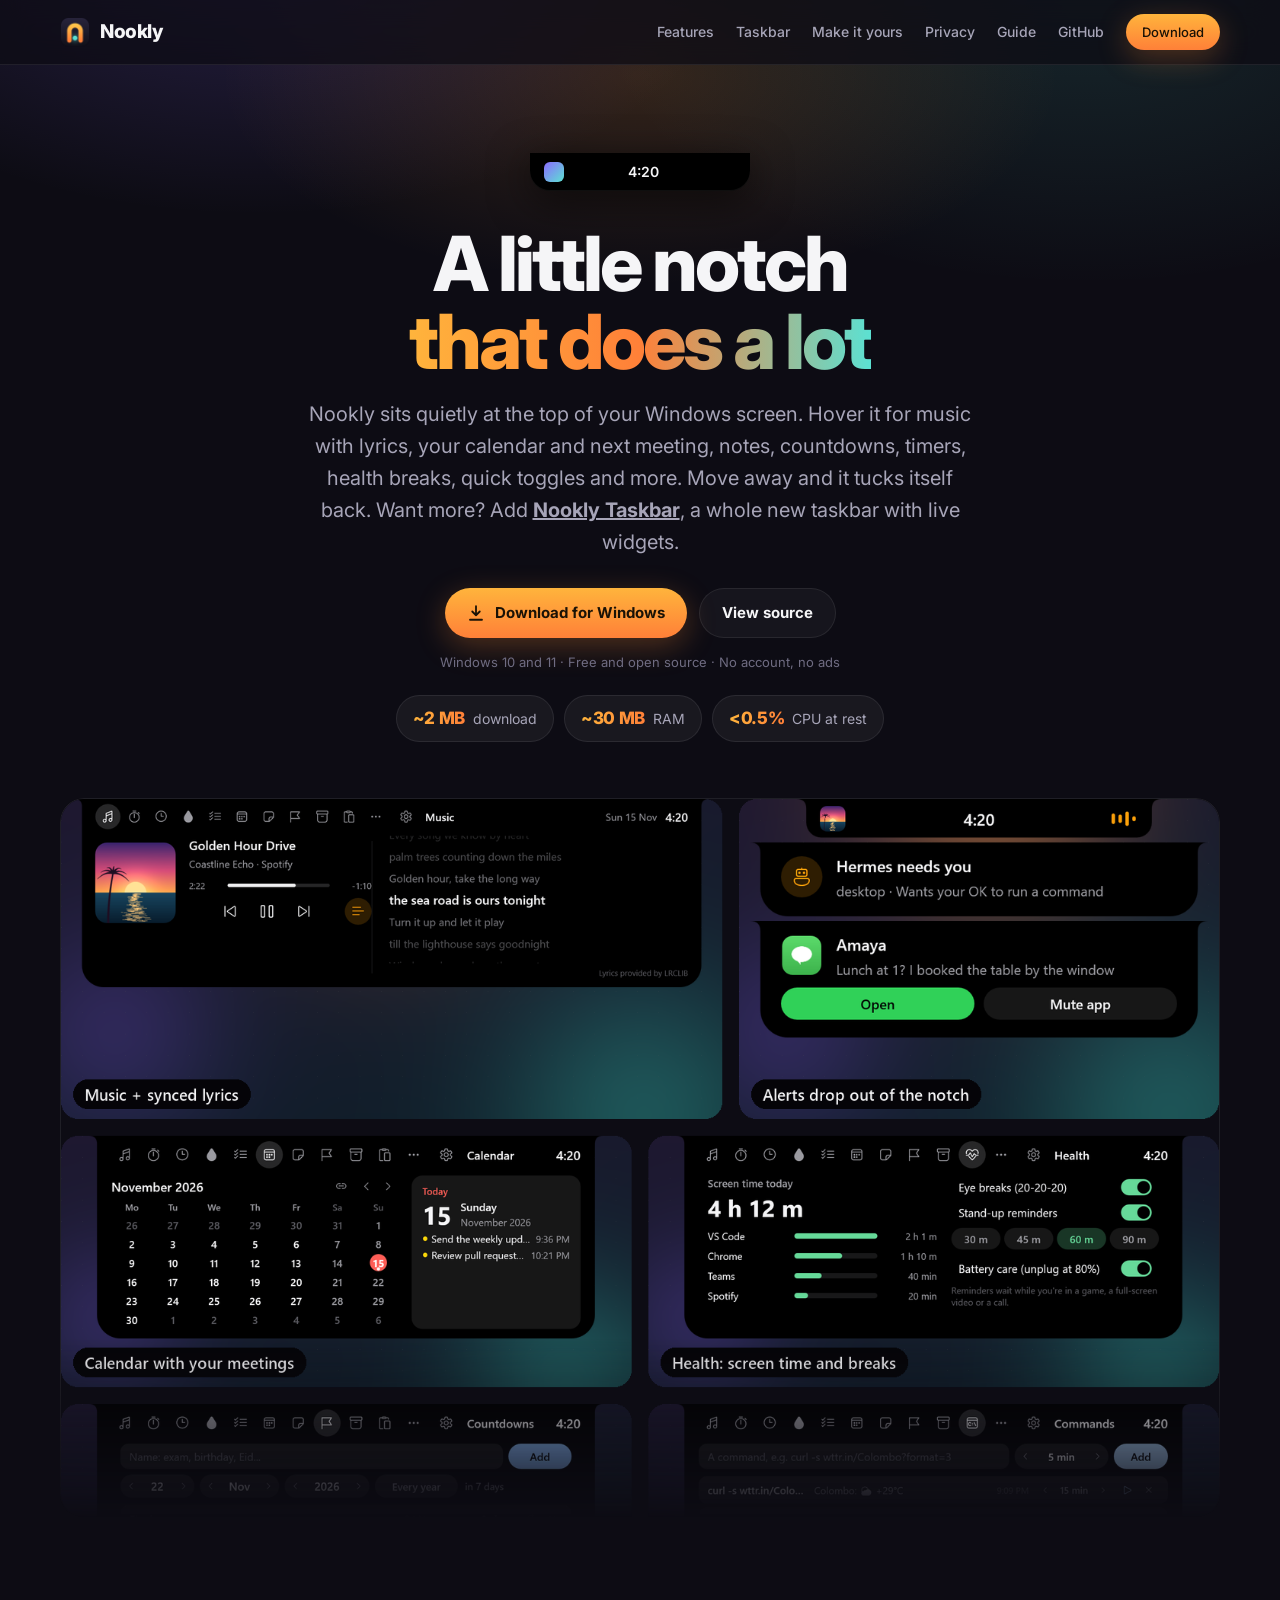
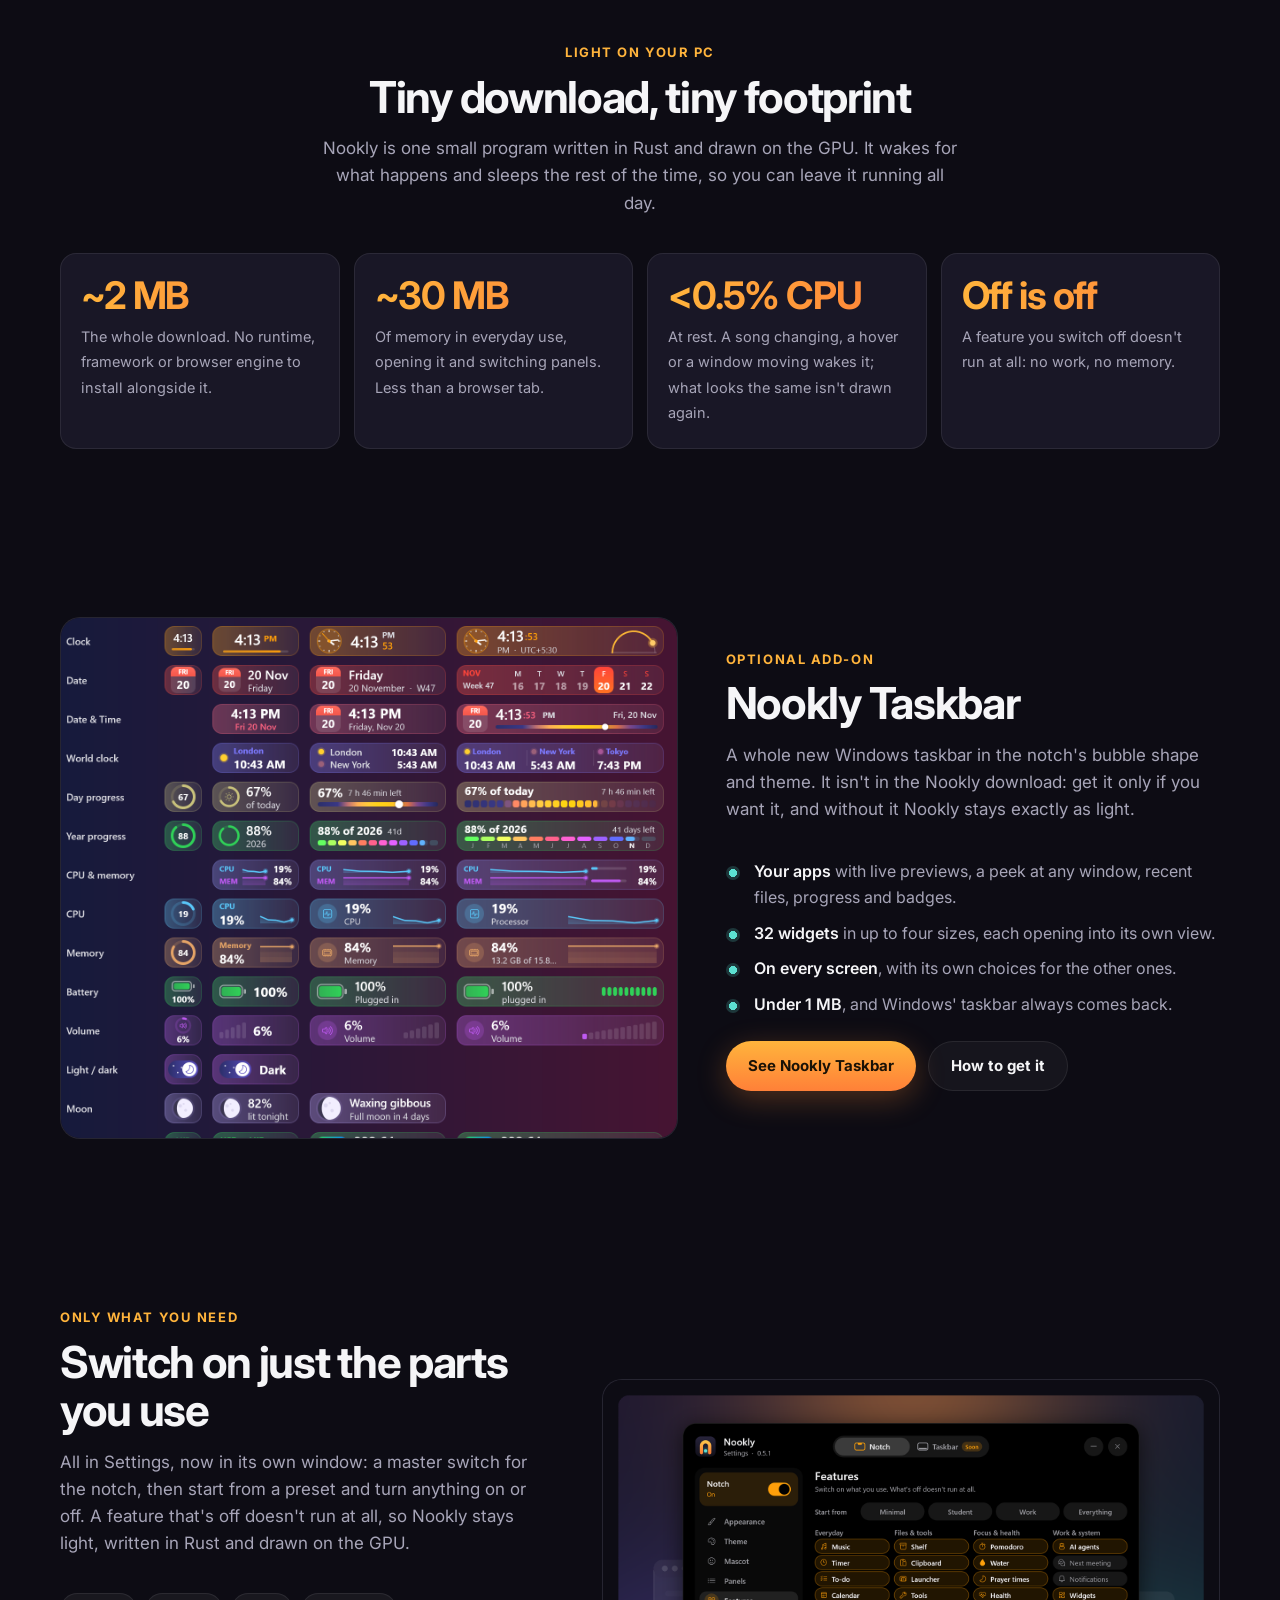
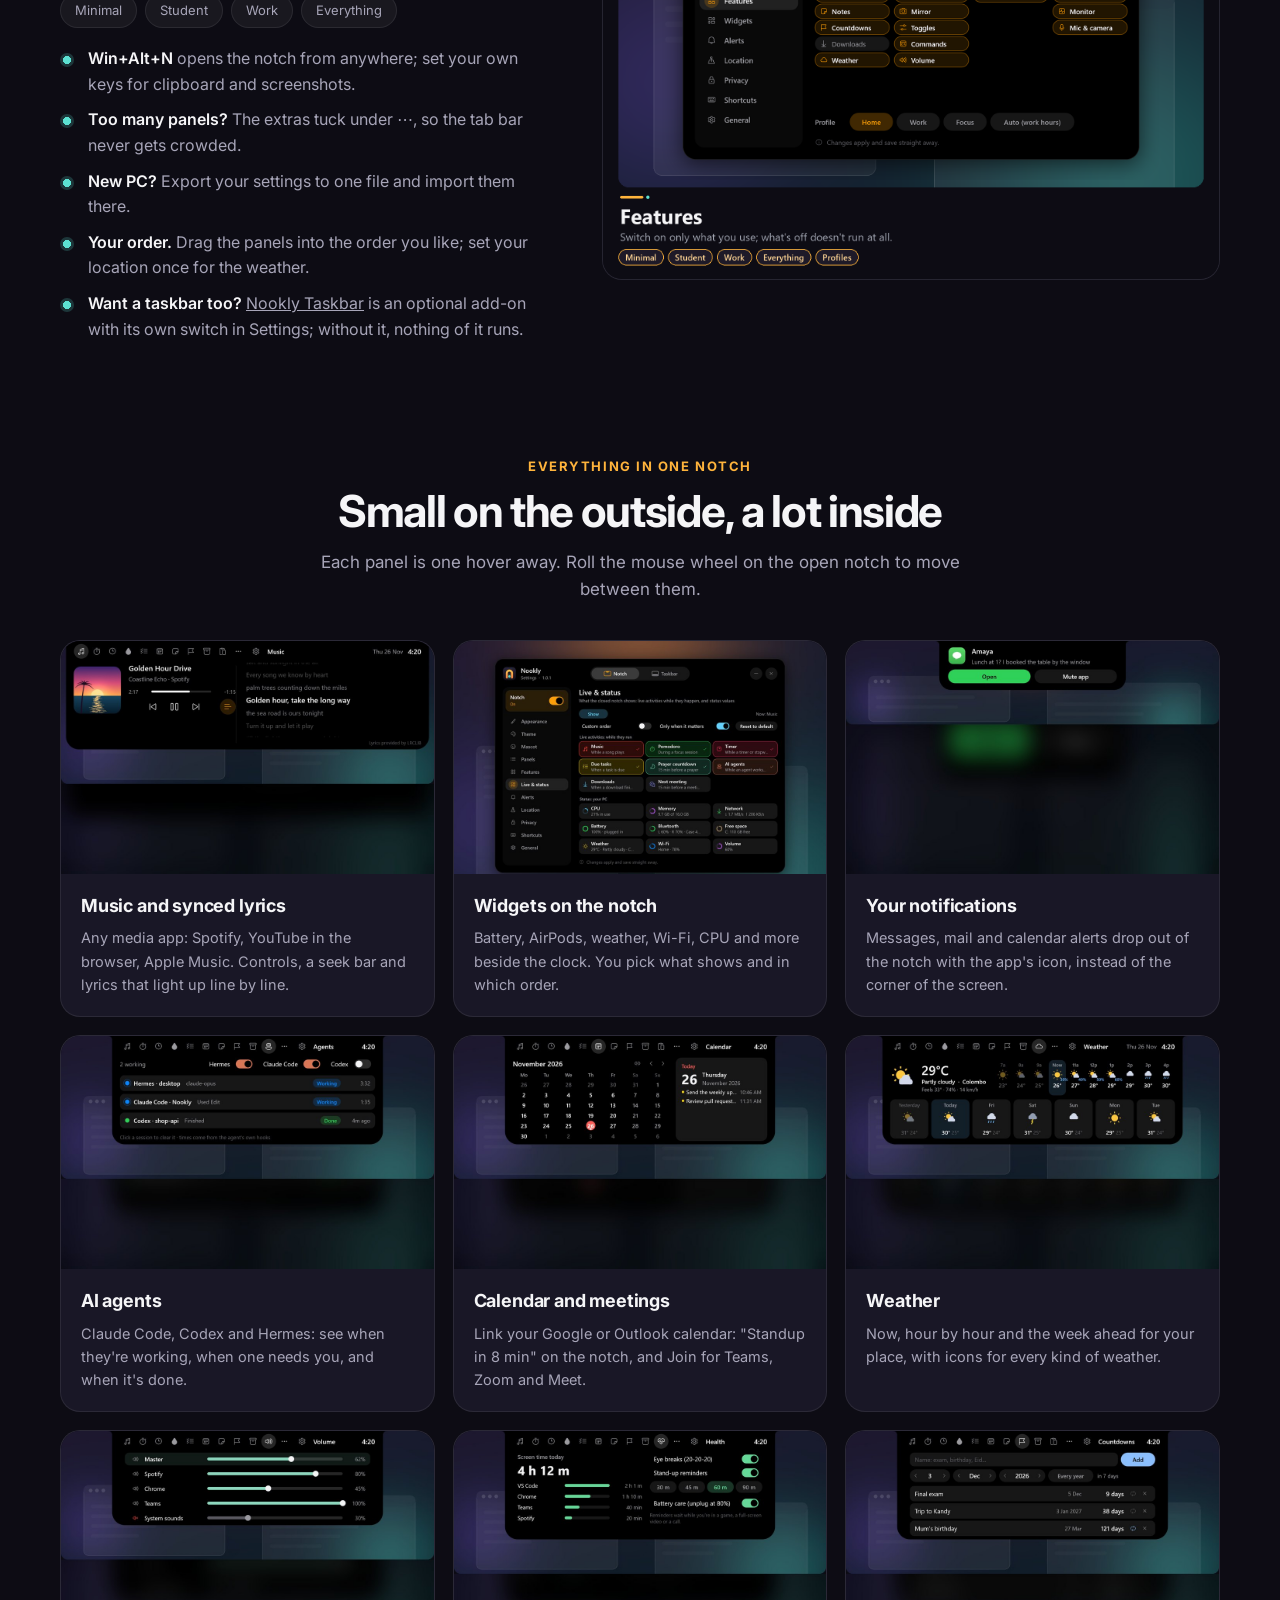
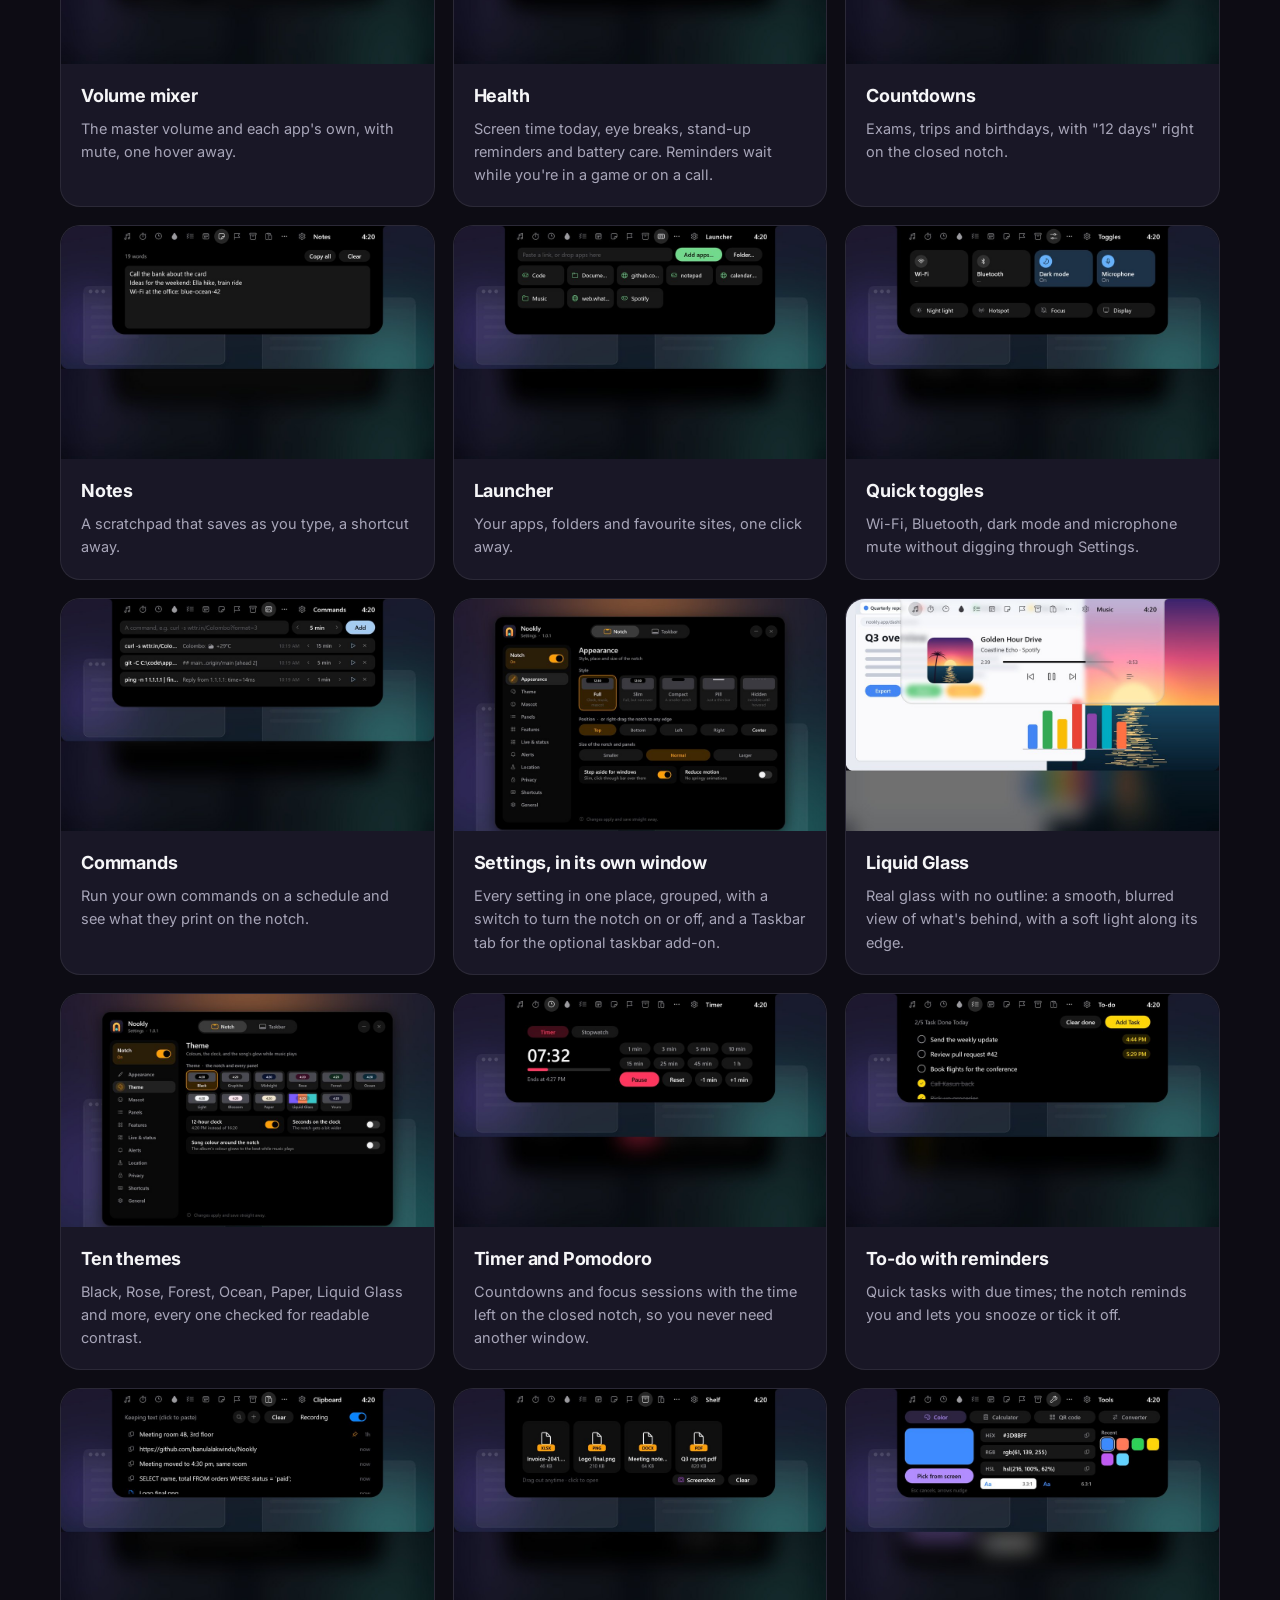
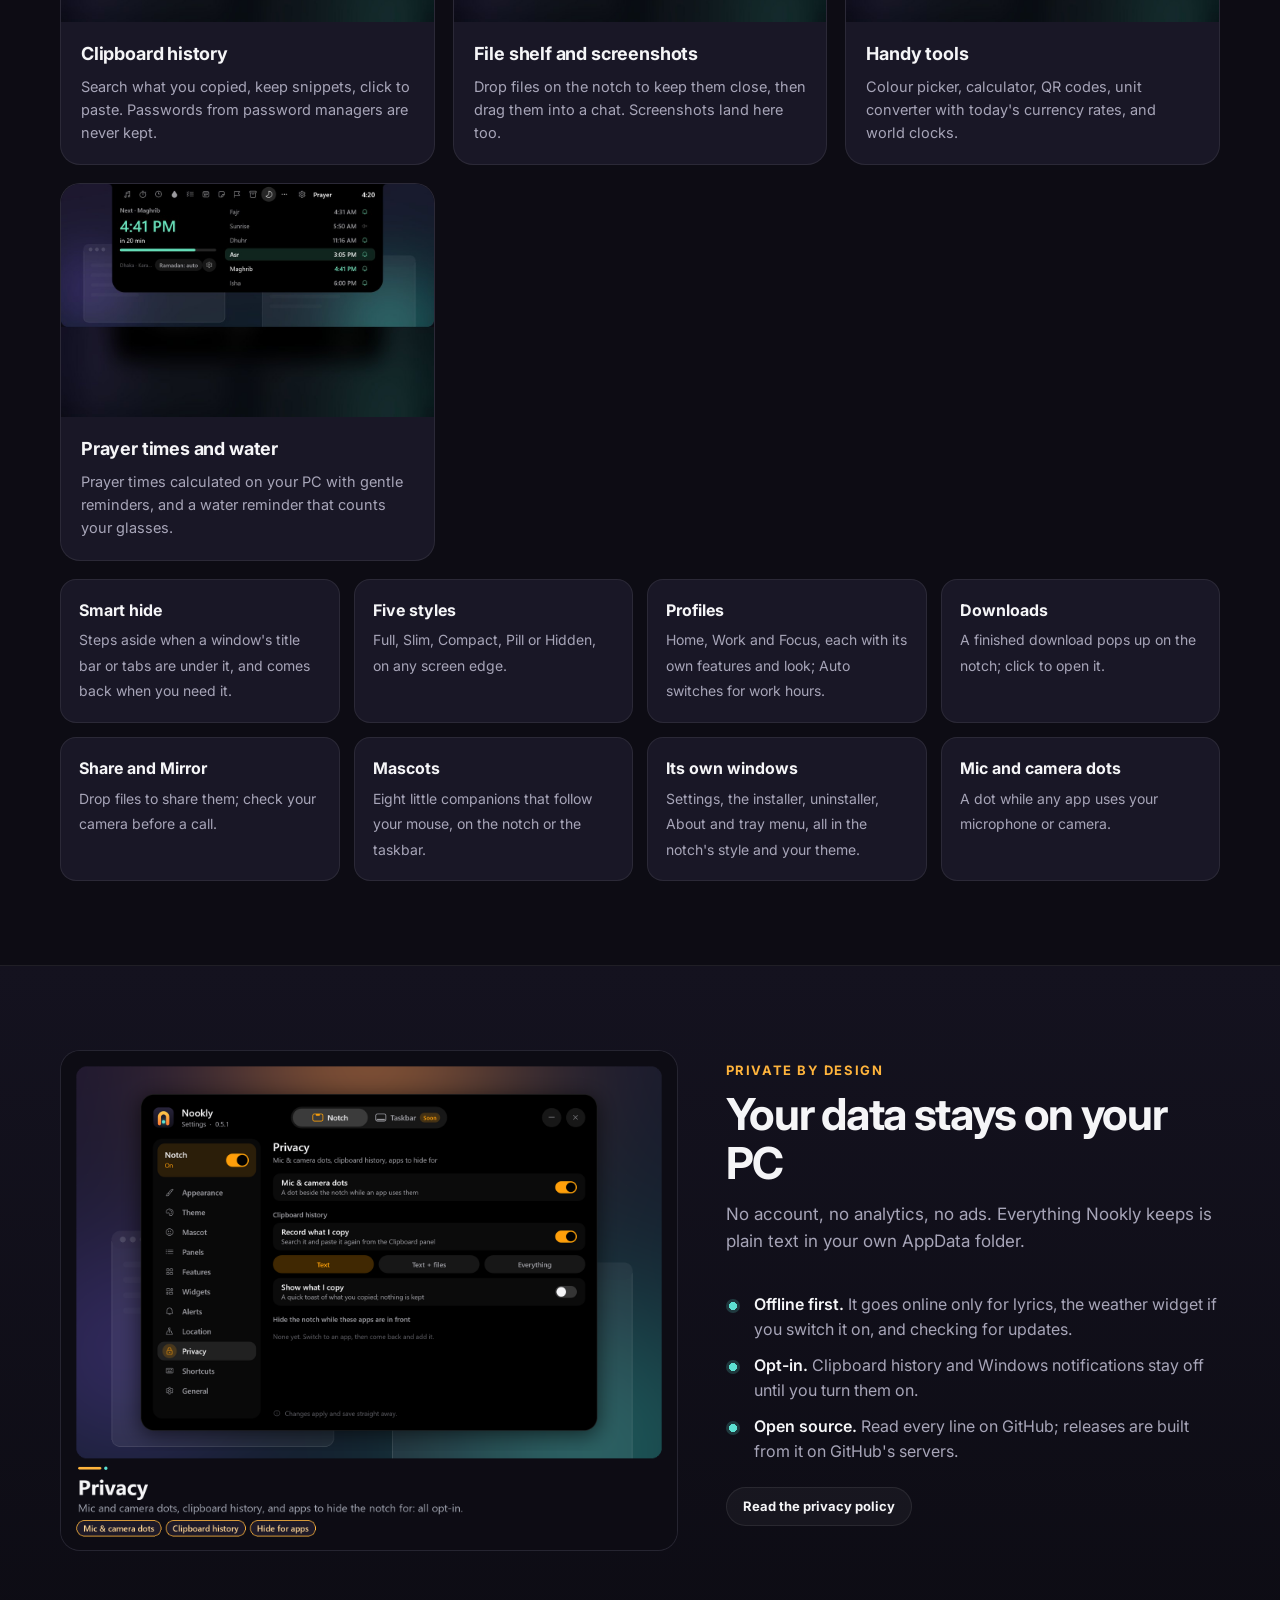
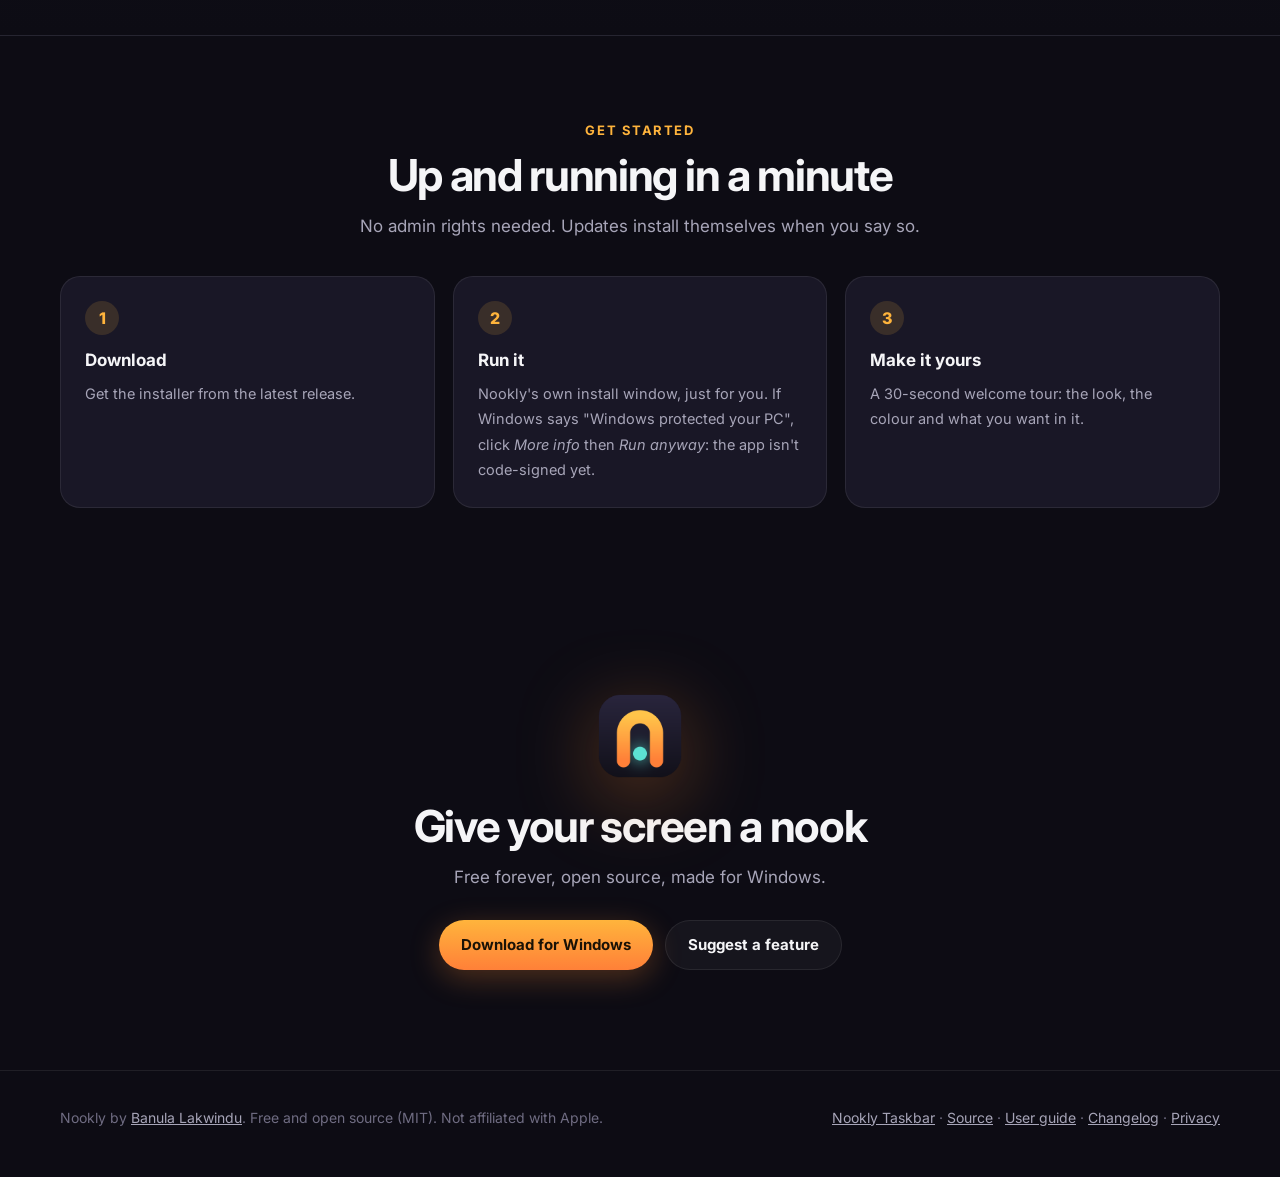
<file: docs/index.html>
<!doctype html>
<html lang="en">
<head>
<meta charset="utf-8">
<meta name="viewport" content="width=device-width, initial-scale=1">
<title>Nookly: a living notch for Windows</title>
<meta name="description" content="Nookly puts a small, smart notch at the top of your Windows screen: music with synced lyrics, widgets, notifications, AI agents, timers, to-do, calendar and more. Free and open source.">
<meta property="og:title" content="Nookly: a living notch for Windows">
<meta property="og:description" content="Music with lyrics, widgets, notifications, AI agents, timers, calendar and more, in a notch at the top of your screen. Free and open source.">
<meta property="og:image" content="https://banulalakwindu.github.io/Nookly/images/hero.png">
<meta property="og:url" content="https://banulalakwindu.github.io/Nookly/">
<meta name="twitter:card" content="summary_large_image">
<link rel="icon" type="image/png" href="images/logo.png">
<link rel="preconnect" href="https://fonts.googleapis.com">
<link rel="preconnect" href="https://fonts.gstatic.com" crossorigin>
<link href="https://fonts.googleapis.com/css2?family=Inter:wght@400;500;600;700;800&display=swap" rel="stylesheet">
<link rel="stylesheet" href="site.css">
</head>
<body>

<nav>
  <div class="wrap">
    <a class="brand" href="#"><img src="images/logo.png" alt="">Nookly</a>
    <div class="links">
      <a class="hide-sm" href="#features">Features</a>
      <a href="taskbar.html">Taskbar</a>
      <a class="hide-sm" href="#choose">Make it yours</a>
      <a class="hide-sm" href="#privacy">Privacy</a>
      <a class="hide-sm" href="https://github.com/banulalakwindu/Nookly/blob/main/docs/USER_GUIDE.md">Guide</a>
      <a href="https://github.com/banulalakwindu/Nookly">GitHub</a>
      <a class="btn primary small" href="https://github.com/banulalakwindu/Nookly/releases/latest" data-dl>Download</a>
    </div>
  </div>
</nav>

<header class="hero">
  <div class="wrap">
    <div class="notch-demo" aria-hidden="true"><span class="art"></span><span>4:20</span><span class="eq"><i></i><i></i><i></i></span></div>
    <h1>A little notch<br><span class="grad">that does a lot</span></h1>
    <p class="lead">Nookly sits quietly at the top of your Windows screen. Hover it for music with lyrics, your calendar and next meeting, notes, countdowns, timers, health breaks, quick toggles and more. Move away and it tucks itself back. Want more? Add <a href="taskbar.html"><b>Nookly Taskbar</b></a>, a whole new taskbar with live widgets.</p>
    <div class="cta">
      <a class="btn primary" href="https://github.com/banulalakwindu/Nookly/releases/latest" data-dl>
        <svg width="18" height="18" viewBox="0 0 24 24" fill="none" stroke="currentColor" stroke-width="2.4" stroke-linecap="round" stroke-linejoin="round"><path d="M12 3v12m0 0-5-5m5 5 5-5M4 21h16"/></svg>
        <span>Download for Windows</span>
      </a>
      <a class="btn ghost" href="https://github.com/banulalakwindu/Nookly">View source</a>
    </div>
    <div class="meta"><span id="dl-meta">Windows 10 and 11</span> · Free and open source · No account, no ads</div>
    <div class="stats" aria-label="Light on your PC">
      <a href="#performance"><b>~2 MB</b> download</a>
      <a href="#performance"><b>~30 MB</b> RAM</a>
      <a href="#performance"><b>&lt;0.5%</b> CPU at rest</a>
    </div>
    <img class="shot-hero" src="images/hero-collage.png" alt="Nookly: music with lyrics, alerts, AI agents, tools, system monitor and clipboard">
  </div>
</header>

<section id="performance">
  <div class="wrap">
    <div class="center">
      <div class="eyebrow">Light on your PC</div>
      <h2>Tiny download, tiny footprint</h2>
      <p class="sub">Nookly is one small program written in Rust and drawn on the GPU. It wakes for what happens and sleeps the rest of the time, so you can leave it running all day.</p>
    </div>
    <div class="perf">
      <div><b>~2 MB</b><span>The whole download. No runtime, framework or browser engine to install alongside it.</span></div>
      <div><b>~30 MB</b><span>Of memory in everyday use, opening it and switching panels. Less than a browser tab.</span></div>
      <div><b>&lt;0.5% CPU</b><span>At rest. A song changing, a hover or a window moving wakes it; what looks the same isn't drawn again.</span></div>
      <div><b>Off is off</b><span>A feature you switch off doesn't run at all: no work, no memory.</span></div>
    </div>
  </div>
</section>

<section id="taskbar">
  <div class="wrap split rev">
    <div class="text">
      <div class="eyebrow">Optional add-on</div>
      <h2>Nookly Taskbar</h2>
      <p class="sub">A whole new Windows taskbar in the notch's bubble shape and theme. It isn't in the Nookly download: get it only if you want it, and without it Nookly stays exactly as light.</p>
      <ul class="ticks">
        <li><b>Your apps</b> with live previews, a peek at any window, recent files, progress and badges.</li>
        <li><b>32 widgets</b> in up to four sizes, each opening into its own view.</li>
        <li><b>On every screen</b>, with its own choices for the other ones.</li>
        <li><b>Under 1 MB</b>, and Windows' taskbar always comes back.</li>
      </ul>
      <p style="margin-top:24px;display:flex;gap:12px;flex-wrap:wrap"><a class="btn primary" href="taskbar.html"><span>See Nookly Taskbar</span></a><a class="btn ghost" href="taskbar.html#get">How to get it</a></p>
    </div>
    <a class="shot" href="taskbar.html" style="display:block" aria-label="See Nookly Taskbar"><img src="images/taskbar-widgets.png" alt="Nookly Taskbar widgets" loading="lazy" style="max-height:520px;width:100%;object-fit:cover;object-position:top"></a>
  </div>
</section>

<section id="choose">
  <div class="wrap split">
    <div class="text">
      <div class="eyebrow">Only what you need</div>
      <h2>Switch on just the parts you use</h2>
      <p class="sub">All in Settings, now in its own window: a master switch for the notch, then start from a preset and turn anything on or off. A feature that's off doesn't run at all, so Nookly stays light, written in Rust and drawn on the GPU.</p>
      <div class="chips"><span class="chip">Minimal</span><span class="chip">Student</span><span class="chip">Work</span><span class="chip">Everything</span></div>
      <ul class="ticks">
        <li><b>Win+Alt+N</b> opens the notch from anywhere; set your own keys for clipboard and screenshots.</li>
        <li><b>Too many panels?</b> The extras tuck under ⋯, so the tab bar never gets crowded.</li>
        <li><b>New PC?</b> Export your settings to one file and import them there.</li>
        <li><b>Your order.</b> Drag the panels into the order you like; set your location once for the weather.</li>
        <li><b>Want a taskbar too?</b> <a href="taskbar.html">Nookly Taskbar</a> is an optional add-on with its own switch in Settings; without it, nothing of it runs.</li>
      </ul>
    </div>
    <div class="shot"><img src="images/settings-features.png" alt="Settings: Features page with presets and switches" loading="lazy"></div>
  </div>
</section>

<section id="features" style="padding-top:20px">
  <div class="wrap">
    <div class="center">
      <div class="eyebrow">Everything in one notch</div>
      <h2>Small on the outside, a lot inside</h2>
      <p class="sub">Each panel is one hover away. Roll the mouse wheel on the open notch to move between them.</p>
    </div>
    <div class="grid">
      <div class="card"><img src="images/cards/lyrics.jpg" data-full="images/lyrics.png" alt="Music with synced lyrics" loading="lazy"><div class="body"><h3>Music and synced lyrics</h3><p>Any media app: Spotify, YouTube in the browser, Apple Music. Controls, a seek bar and lyrics that light up line by line.</p></div></div>
      <div class="card"><img src="images/cards/widgets.jpg" data-full="images/widgets.png" alt="Widgets on the closed notch" loading="lazy"><div class="body"><h3>Widgets on the notch</h3><p>Battery, AirPods, weather, Wi-Fi, CPU and more beside the clock. You pick what shows and in which order.</p></div></div>
      <div class="card"><img src="images/cards/notifications.jpg" data-full="images/notifications.png" alt="Windows notifications in the notch" loading="lazy"><div class="body"><h3>Your notifications</h3><p>Messages, mail and calendar alerts drop out of the notch with the app's icon, instead of the corner of the screen.</p></div></div>
      <div class="card"><img src="images/cards/agents.jpg" data-full="images/agents.png" alt="AI agents" loading="lazy"><div class="body"><h3>AI agents</h3><p>Claude Code, Codex and Hermes: see when they're working, when one needs you, and when it's done.</p></div></div>
      <div class="card"><img src="images/cards/calendar.jpg" data-full="images/calendar.png" alt="Calendar" loading="lazy"><div class="body"><h3>Calendar and meetings</h3><p>Link your Google or Outlook calendar: "Standup in 8 min" on the notch, and Join for Teams, Zoom and Meet.</p></div></div>
      <div class="card"><img src="images/cards/weather.jpg" data-full="images/weather.png" alt="Weather" loading="lazy"><div class="body"><h3>Weather</h3><p>Now, hour by hour and the week ahead for your place, with icons for every kind of weather.</p></div></div>
      <div class="card"><img src="images/cards/volume.jpg" data-full="images/volume.png" alt="Volume mixer" loading="lazy"><div class="body"><h3>Volume mixer</h3><p>The master volume and each app's own, with mute, one hover away.</p></div></div>
      <div class="card"><img src="images/cards/health.jpg" data-full="images/health.png" alt="Health" loading="lazy"><div class="body"><h3>Health</h3><p>Screen time today, eye breaks, stand-up reminders and battery care. Reminders wait while you're in a game or on a call.</p></div></div>
      <div class="card"><img src="images/cards/countdowns.jpg" data-full="images/countdowns.png" alt="Countdowns" loading="lazy"><div class="body"><h3>Countdowns</h3><p>Exams, trips and birthdays, with "12 days" right on the closed notch.</p></div></div>
      <div class="card"><img src="images/cards/notes.jpg" data-full="images/notes.png" alt="Notes" loading="lazy"><div class="body"><h3>Notes</h3><p>A scratchpad that saves as you type, a shortcut away.</p></div></div>
      <div class="card"><img src="images/cards/launcher.jpg" data-full="images/launcher.png" alt="Launcher" loading="lazy"><div class="body"><h3>Launcher</h3><p>Your apps, folders and favourite sites, one click away.</p></div></div>
      <div class="card"><img src="images/cards/toggles.jpg" data-full="images/toggles.png" alt="Quick toggles" loading="lazy"><div class="body"><h3>Quick toggles</h3><p>Wi-Fi, Bluetooth, dark mode and microphone mute without digging through Settings.</p></div></div>
      <div class="card"><img src="images/cards/commands.jpg" data-full="images/commands.png" alt="Commands" loading="lazy"><div class="body"><h3>Commands</h3><p>Run your own commands on a schedule and see what they print on the notch.</p></div></div>
      <div class="card"><img src="images/cards/settings.jpg" data-full="images/settings.png" alt="Settings window" loading="lazy"><div class="body"><h3>Settings, in its own window</h3><p>Every setting in one place, grouped, with a switch to turn the notch on or off, and a Taskbar tab for the optional taskbar add-on.</p></div></div>
      <div class="card"><img src="images/cards/glass.jpg" data-full="images/glass.png" alt="Liquid Glass" loading="lazy"><div class="body"><h3>Liquid Glass</h3><p>Real glass with no outline: a smooth, blurred view of what's behind, with a soft light along its edge.</p></div></div>
      <div class="card"><img src="images/cards/themes.jpg" data-full="images/themes.png" alt="Themes" loading="lazy"><div class="body"><h3>Ten themes</h3><p>Black, Rose, Forest, Ocean, Paper, Liquid Glass and more, every one checked for readable contrast.</p></div></div>
      <div class="card"><img src="images/cards/timer.jpg" data-full="images/timer.png" alt="Timer" loading="lazy"><div class="body"><h3>Timer and Pomodoro</h3><p>Countdowns and focus sessions with the time left on the closed notch, so you never need another window.</p></div></div>
      <div class="card"><img src="images/cards/todo.jpg" data-full="images/todo.png" alt="To-do" loading="lazy"><div class="body"><h3>To-do with reminders</h3><p>Quick tasks with due times; the notch reminds you and lets you snooze or tick it off.</p></div></div>
      <div class="card"><img src="images/cards/clipboard.jpg" data-full="images/clipboard.png" alt="Clipboard history" loading="lazy"><div class="body"><h3>Clipboard history</h3><p>Search what you copied, keep snippets, click to paste. Passwords from password managers are never kept.</p></div></div>
      <div class="card"><img src="images/cards/shelf.jpg" data-full="images/shelf.png" alt="File shelf" loading="lazy"><div class="body"><h3>File shelf and screenshots</h3><p>Drop files on the notch to keep them close, then drag them into a chat. Screenshots land here too.</p></div></div>
      <div class="card"><img src="images/cards/tools.jpg" data-full="images/tools.png" alt="Tools" loading="lazy"><div class="body"><h3>Handy tools</h3><p>Colour picker, calculator, QR codes, unit converter with today's currency rates, and world clocks.</p></div></div>
      <div class="card"><img src="images/cards/prayer.jpg" data-full="images/prayer.png" alt="Prayer times" loading="lazy"><div class="body"><h3>Prayer times and water</h3><p>Prayer times calculated on your PC with gentle reminders, and a water reminder that counts your glasses.</p></div></div>
    </div>
    <div class="mini">
      <div><b>Smart hide</b><span>Steps aside when a window's title bar or tabs are under it, and comes back when you need it.</span></div>
      <div><b>Five styles</b><span>Full, Slim, Compact, Pill or Hidden, on any screen edge.</span></div>
      <div><b>Profiles</b><span>Home, Work and Focus, each with its own features and look; Auto switches for work hours.</span></div>
      <div><b>Downloads</b><span>A finished download pops up on the notch; click to open it.</span></div>
      <div><b>Share and Mirror</b><span>Drop files to share them; check your camera before a call.</span></div>
      <div><b>Mascots</b><span>Eight little companions that follow your mouse, on the notch or the taskbar.</span></div>
      <div><b>Its own windows</b><span>Settings, the installer, uninstaller, About and tray menu, all in the notch's style and your theme.</span></div>
      <div><b>Mic and camera dots</b><span>A dot while any app uses your microphone or camera.</span></div>
    </div>
  </div>
</section>

<section id="privacy" class="privacy">
  <div class="wrap split rev">
    <div class="text">
      <div class="eyebrow">Private by design</div>
      <h2>Your data stays on your PC</h2>
      <p class="sub">No account, no analytics, no ads. Everything Nookly keeps is plain text in your own AppData folder.</p>
      <ul class="ticks">
        <li><b>Offline first.</b> It goes online only for lyrics, the weather widget if you switch it on, and checking for updates.</li>
        <li><b>Opt-in.</b> Clipboard history and Windows notifications stay off until you turn them on.</li>
        <li><b>Open source.</b> Read every line on GitHub; releases are built from it on GitHub's servers.</li>
      </ul>
      <p style="margin-top:22px"><a class="btn ghost small" href="https://github.com/banulalakwindu/Nookly/blob/main/PRIVACY.md">Read the privacy policy</a></p>
    </div>
    <div class="shot"><img src="images/settings-privacy.png" alt="Privacy settings" loading="lazy"></div>
  </div>
</section>

<section id="install">
  <div class="wrap">
    <div class="center">
      <div class="eyebrow">Get started</div>
      <h2>Up and running in a minute</h2>
      <p class="sub">No admin rights needed. Updates install themselves when you say so.</p>
    </div>
    <div class="steps">
      <div><b>Download</b><span>Get the installer from the latest release.</span></div>
      <div><b>Run it</b><span>Nookly's own install window, just for you. If Windows says "Windows protected your PC", click <i>More info</i> then <i>Run anyway</i>: the app isn't code-signed yet.</span></div>
      <div><b>Make it yours</b><span>A 30-second welcome tour: the look, the colour and what you want in it.</span></div>
    </div>
  </div>
</section>

<section class="final">
  <div class="wrap">
    <img src="images/logo.png" alt="Nookly logo">
    <h2>Give your screen a nook</h2>
    <p class="sub" style="margin:0 auto 28px">Free forever, open source, made for Windows.</p>
    <div class="cta">
      <a class="btn primary" href="https://github.com/banulalakwindu/Nookly/releases/latest" data-dl><span>Download for Windows</span></a>
      <a class="btn ghost" href="https://github.com/banulalakwindu/Nookly/issues/new/choose">Suggest a feature</a>
    </div>
  </div>
</section>

<footer>
  <div class="wrap">
    <div>Nookly by <a href="https://github.com/banulalakwindu">Banula Lakwindu</a>. Free and open source (MIT). Not affiliated with Apple.</div>
    <div><a href="taskbar.html">Nookly Taskbar</a> · <a href="https://github.com/banulalakwindu/Nookly">Source</a> · <a href="https://github.com/banulalakwindu/Nookly/blob/main/docs/USER_GUIDE.md">User guide</a> · <a href="https://github.com/banulalakwindu/Nookly/blob/main/CHANGELOG.md">Changelog</a> · <a href="https://github.com/banulalakwindu/Nookly/blob/main/PRIVACY.md">Privacy</a></div>
  </div>
</footer>

<div class="lb" id="lb"><img alt=""></div>

<script src="site.js"></script>
</body>
</html>
</file>
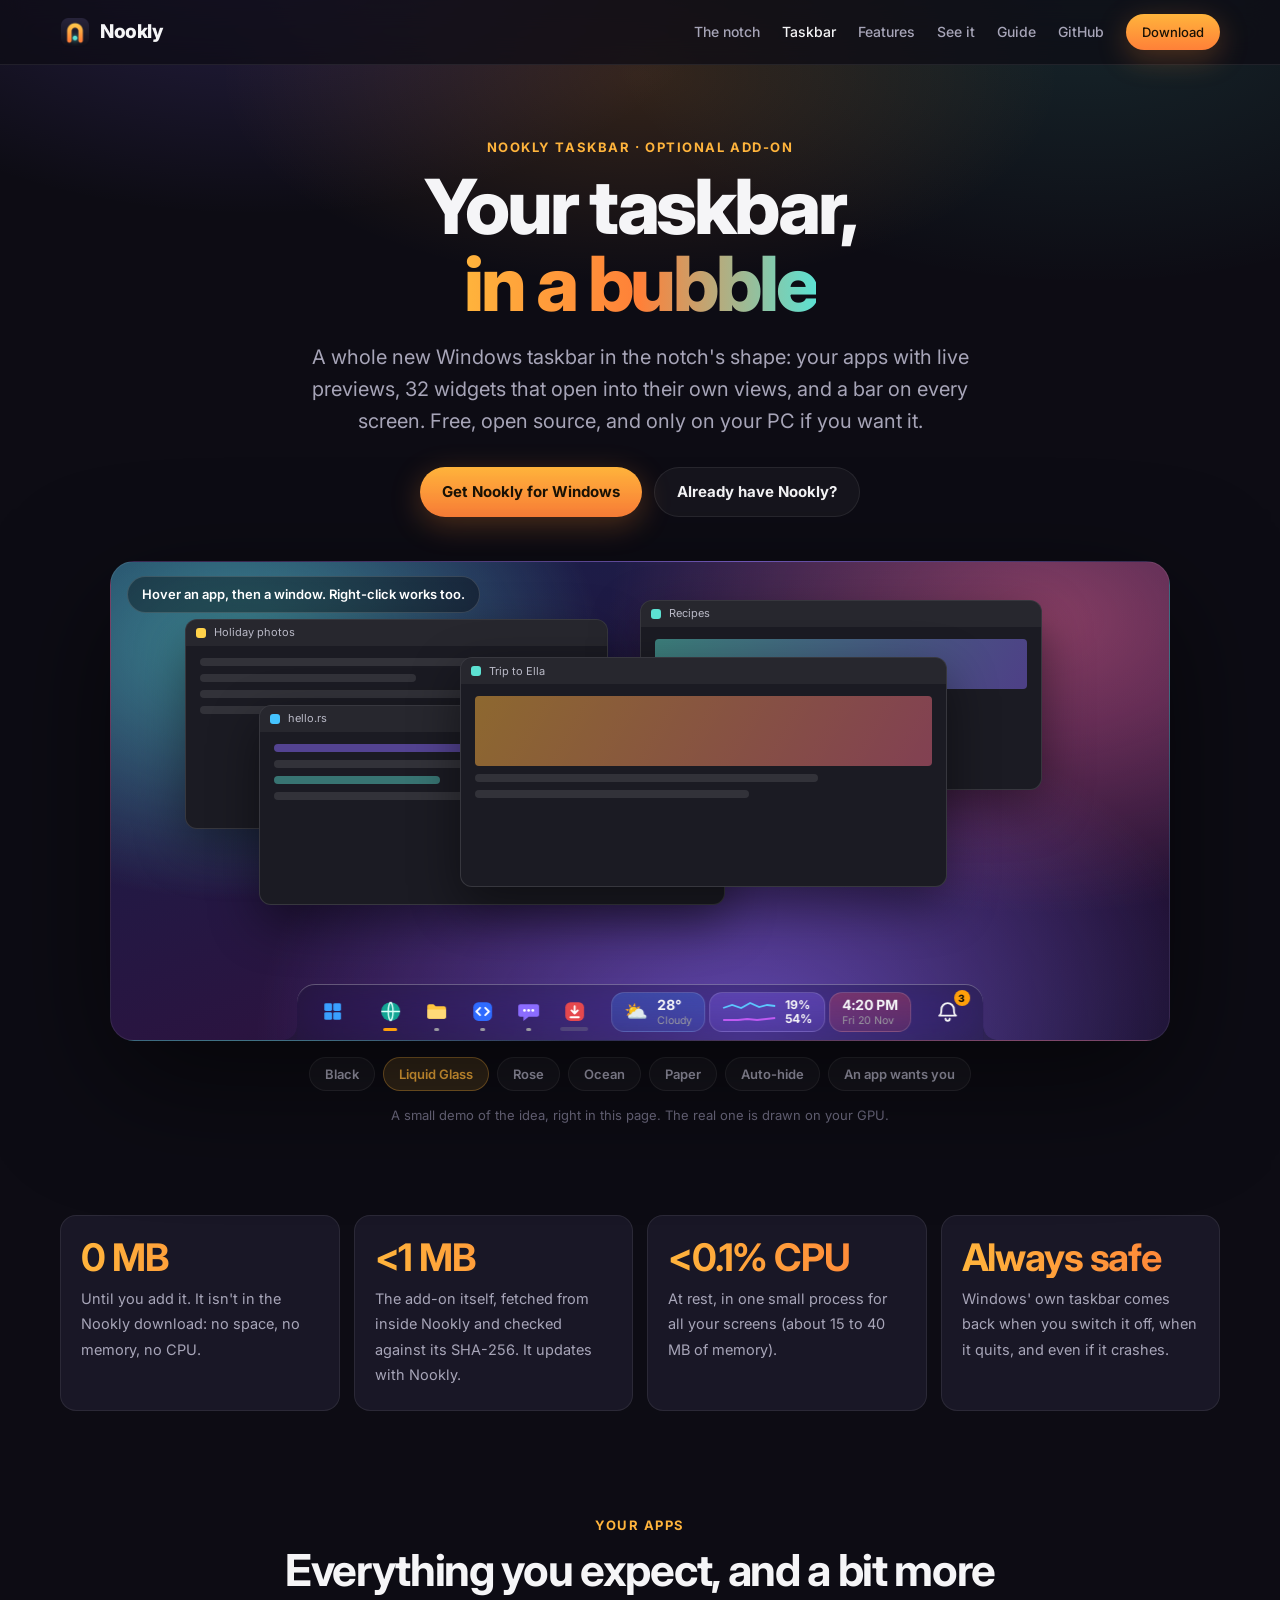
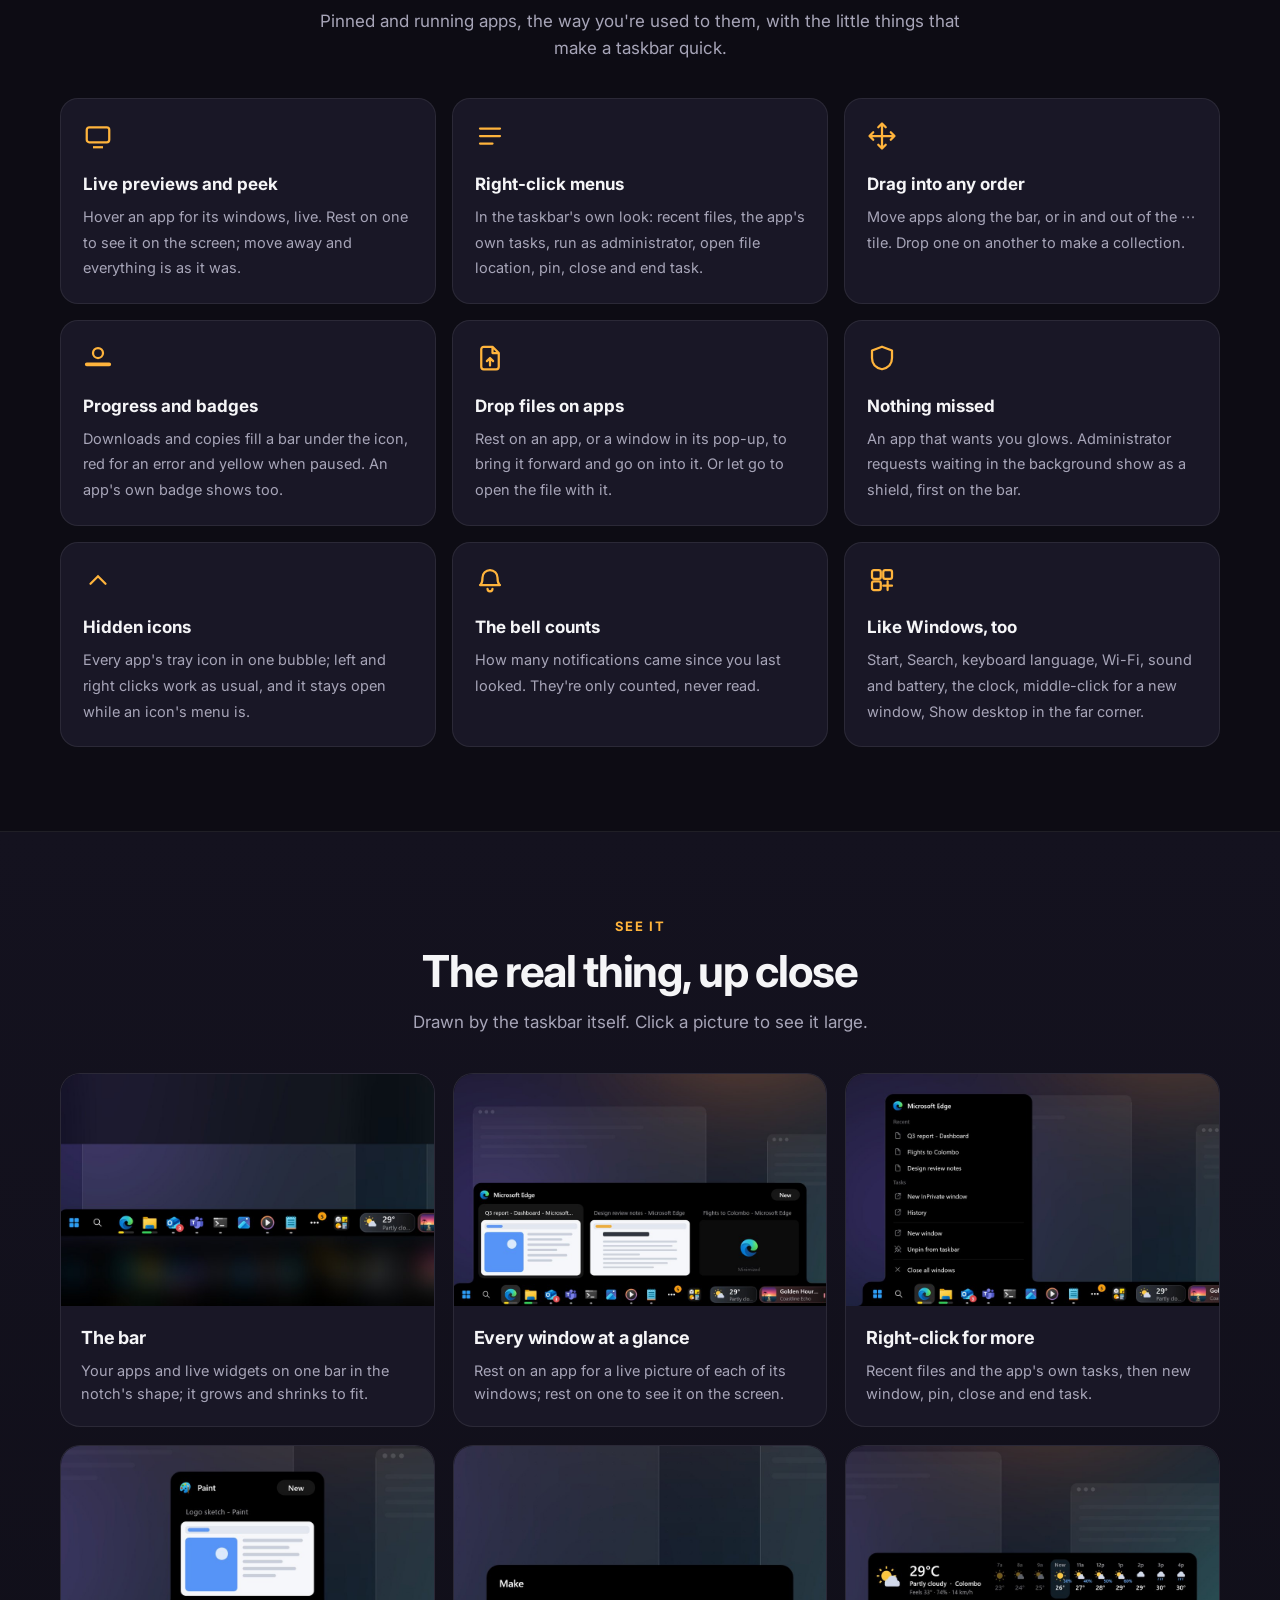
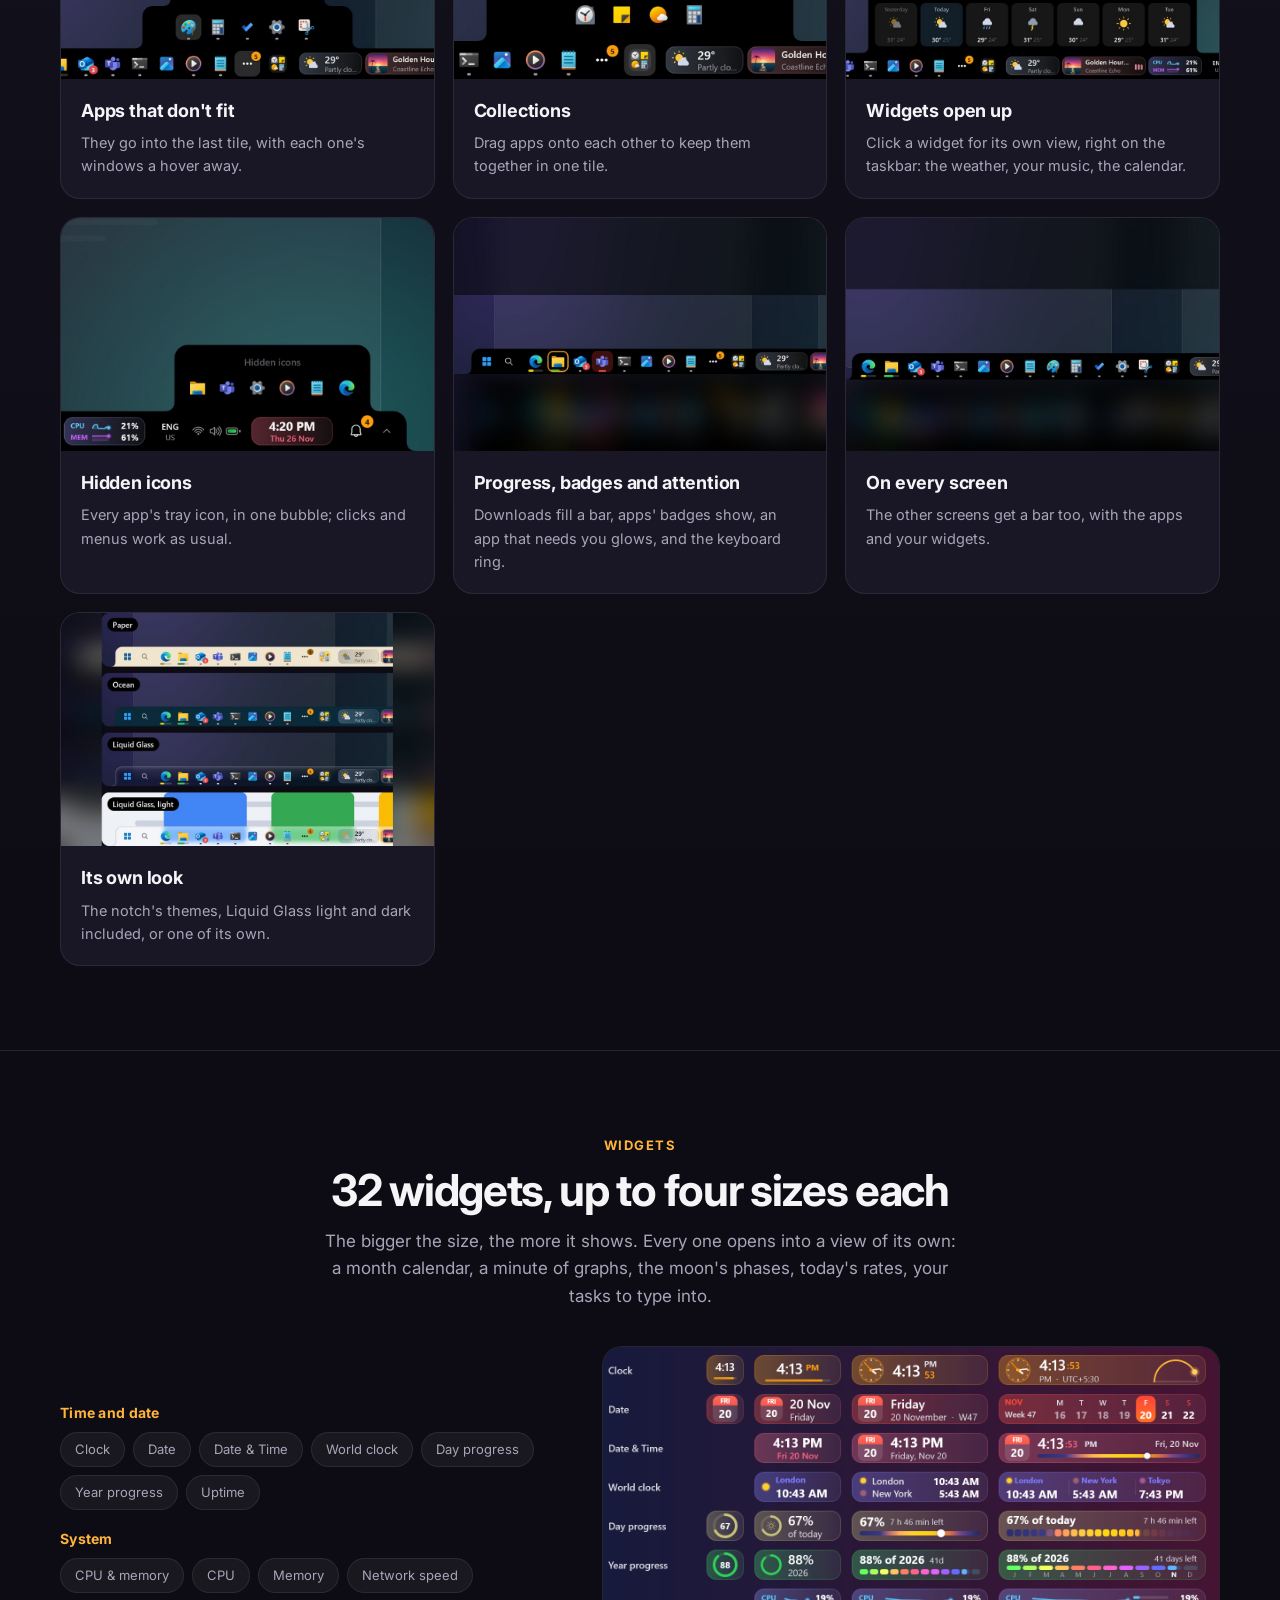
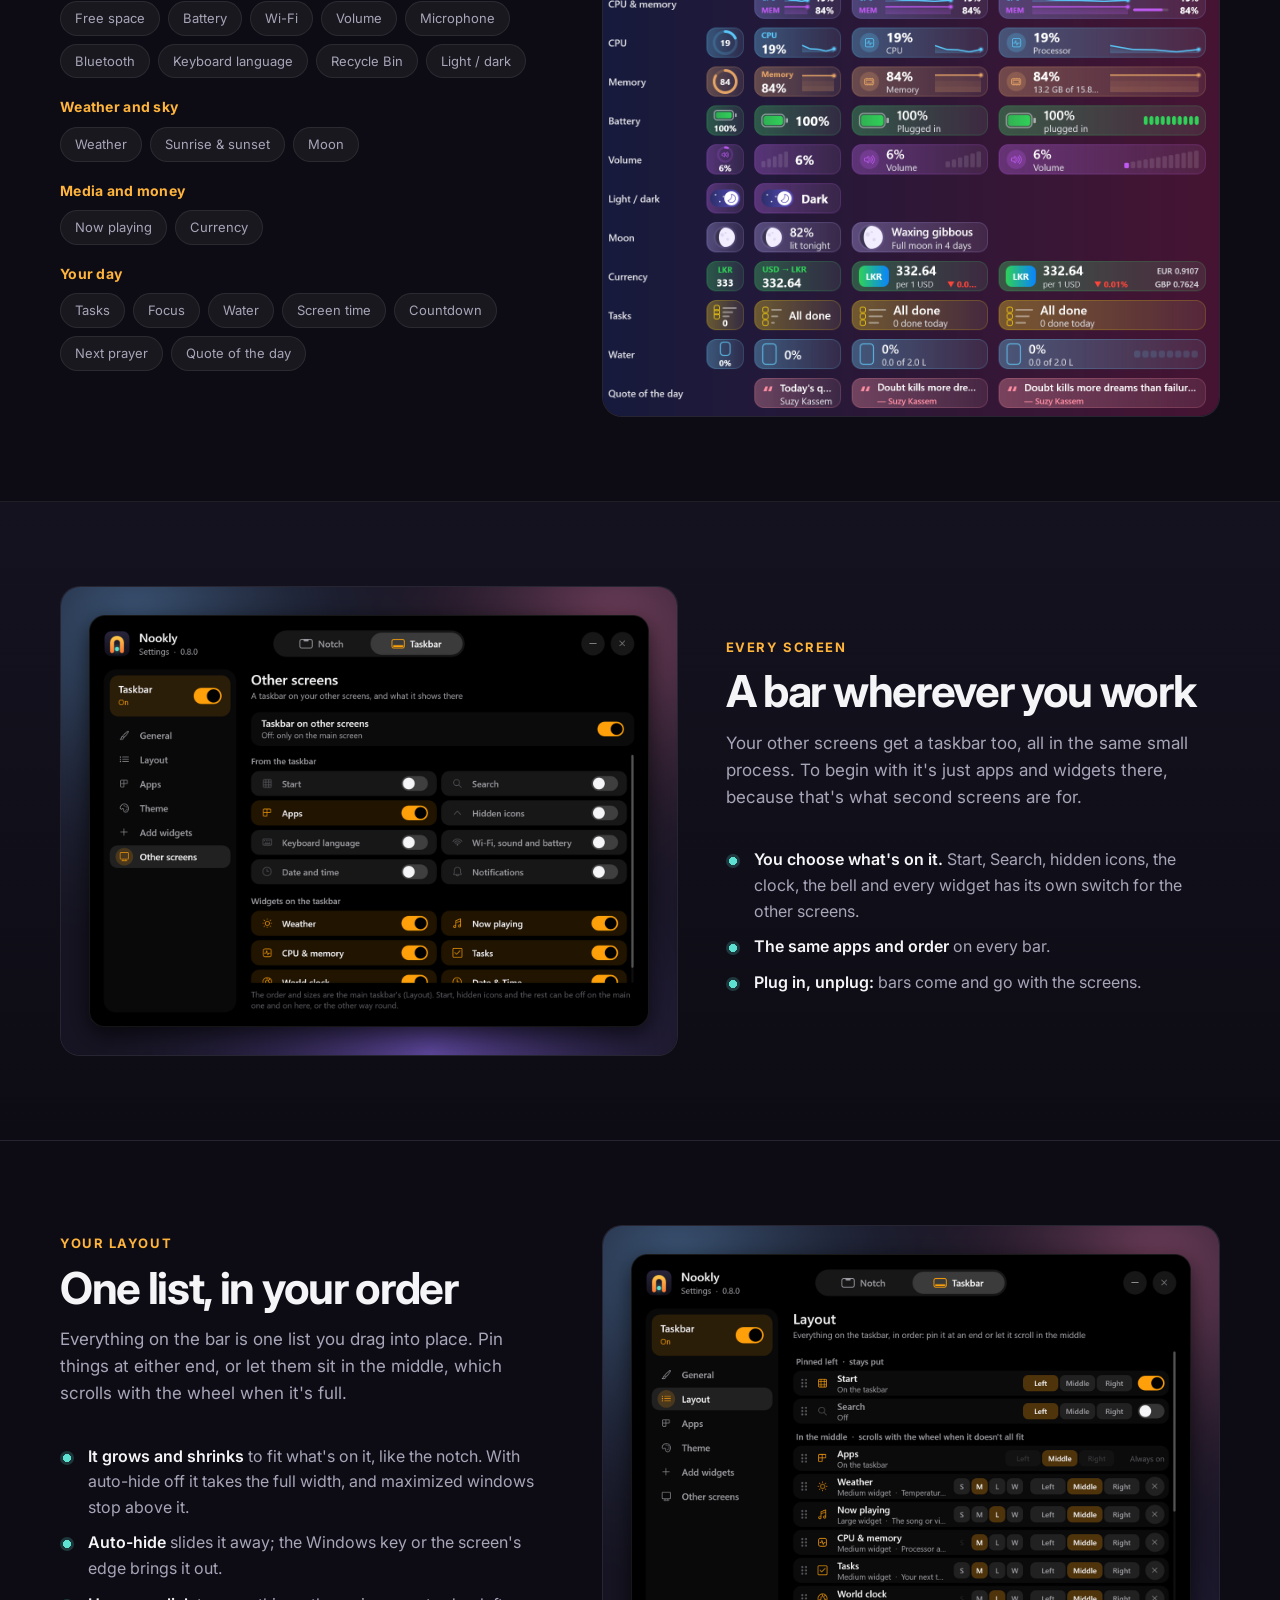
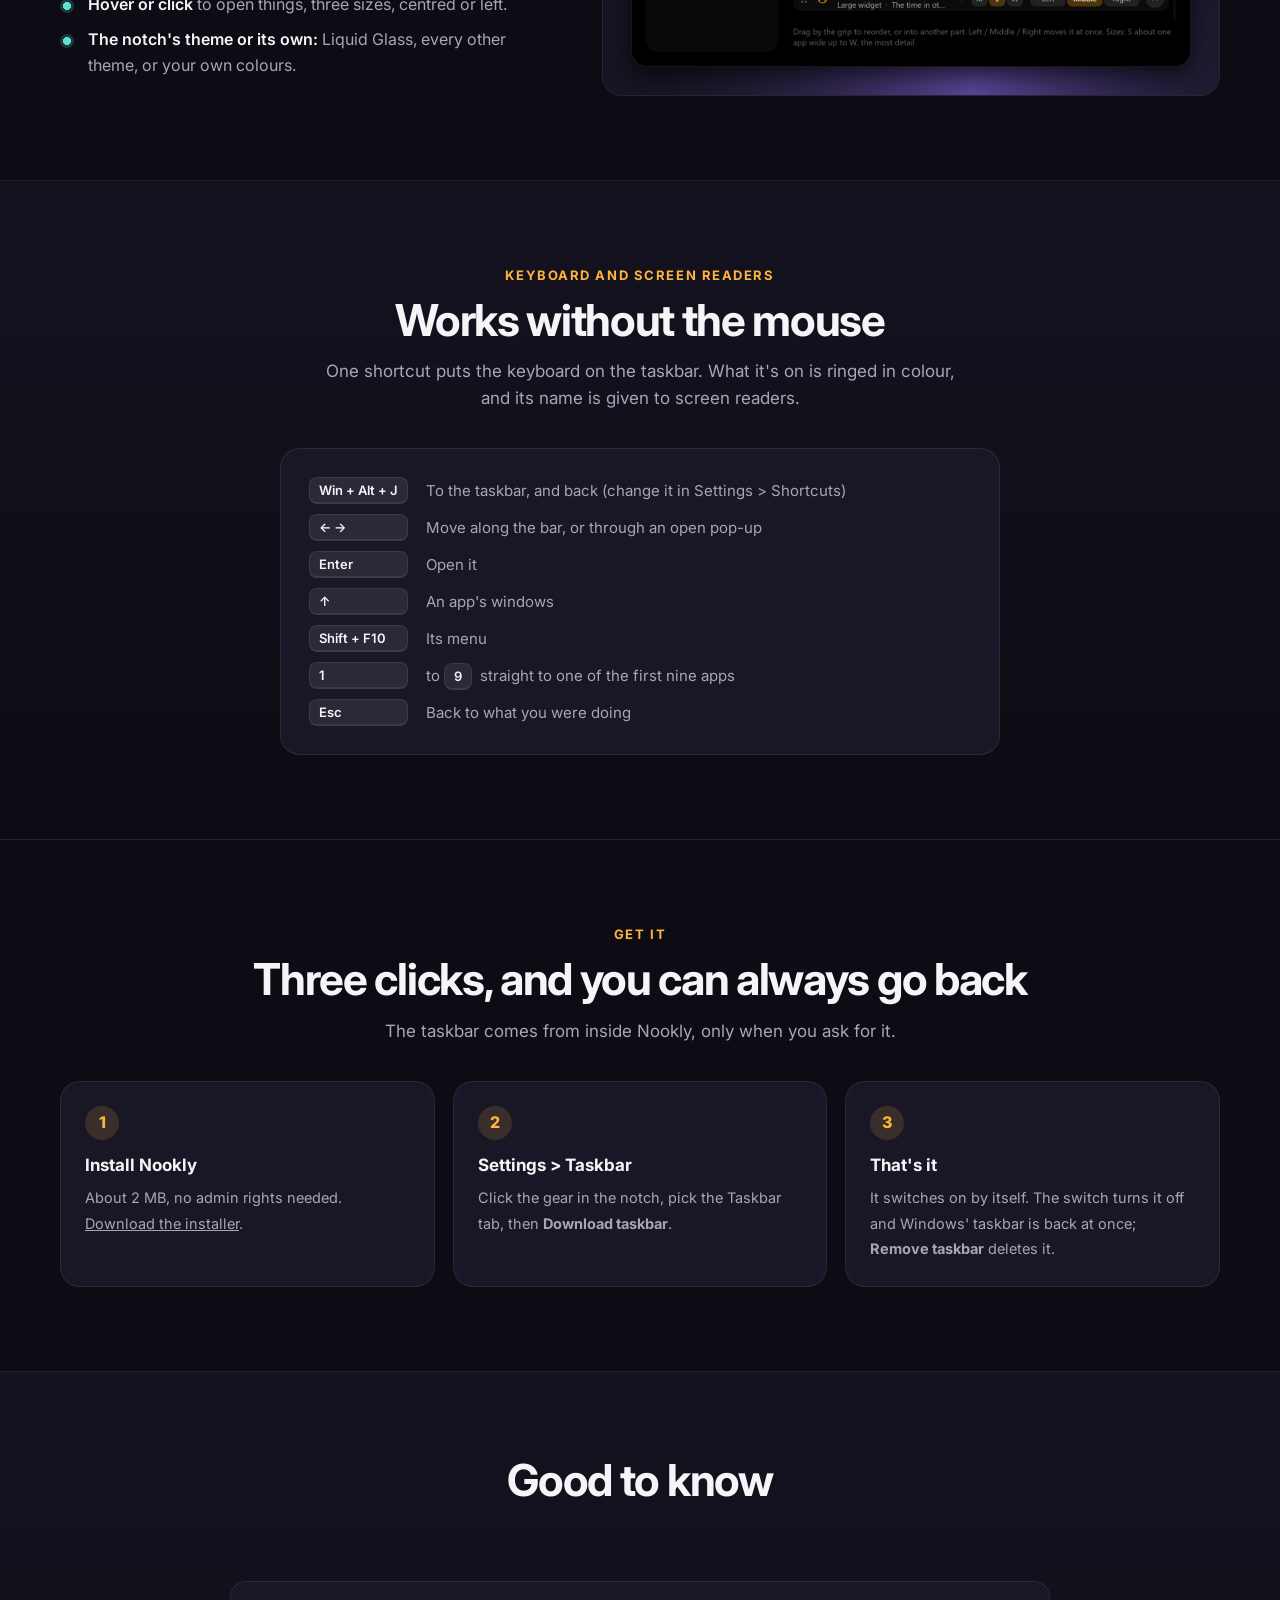
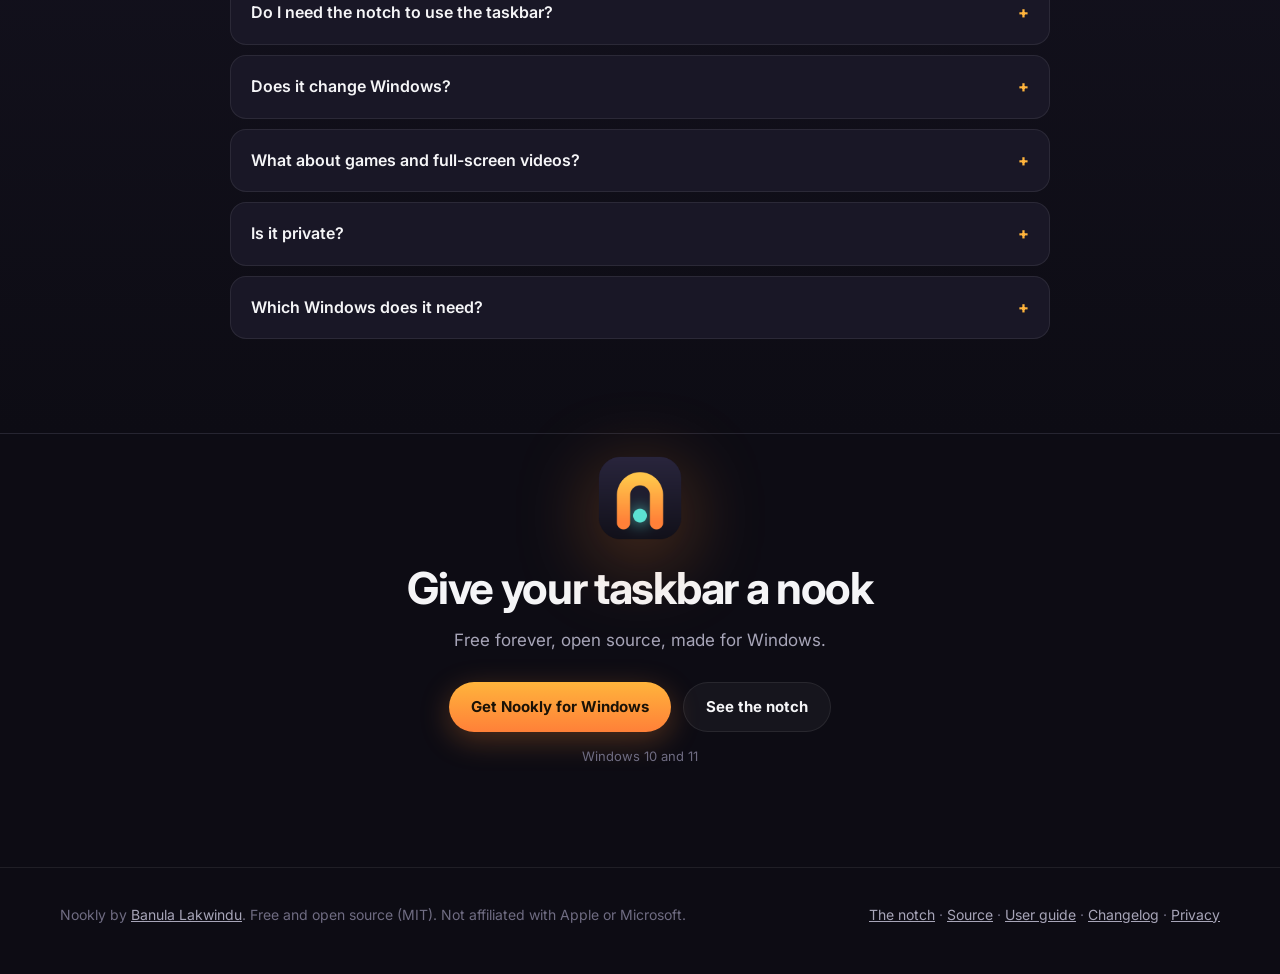
<file: docs/taskbar.html>
<!doctype html>
<html lang="en">
<head>
<meta charset="utf-8">
<meta name="viewport" content="width=device-width, initial-scale=1">
<title>Nookly Taskbar: a taskbar with live widgets for Windows</title>
<meta name="description" content="Nookly Taskbar replaces the Windows taskbar with a bar in a bubble shape: your apps, live window previews, 32 widgets, a bar on every screen and your own layout. An optional, free add-on of under 1 MB.">
<meta property="og:title" content="Nookly Taskbar: a taskbar with live widgets for Windows">
<meta property="og:description" content="Your apps, live previews, 32 widgets and a bar on every screen. An optional, free add-on of under 1 MB for Nookly.">
<meta property="og:image" content="https://banulalakwindu.github.io/Nookly/images/taskbar-widgets.png">
<meta property="og:url" content="https://banulalakwindu.github.io/Nookly/taskbar.html">
<meta name="twitter:card" content="summary_large_image">
<link rel="icon" type="image/png" href="images/logo.png">
<link rel="preconnect" href="https://fonts.googleapis.com">
<link rel="preconnect" href="https://fonts.gstatic.com" crossorigin>
<link href="https://fonts.googleapis.com/css2?family=Inter:wght@400;500;600;700;800&display=swap" rel="stylesheet">
<link rel="stylesheet" href="site.css">
<style>
  .hero { padding-bottom: 20px; }
  .hero.tb { padding-top: 72px; }

  /* The live demo: a small desktop with the bar on it. */
  .demo { margin: 44px auto 0; max-width: 1060px; }
  .desk {
    --barbg: rgba(8, 8, 12, 0.94); --barline: transparent; --barink: #f5f5f7; --bardim: #9a9aa0; --acc: #ff9f0a; --tile: rgba(255,255,255,.14);
    position: relative; height: 480px; border-radius: 24px; overflow: hidden; border: 1px solid var(--line);
    box-shadow: 0 40px 120px rgba(0,0,0,.55); text-align: left; user-select: none; -webkit-user-select: none;
    background:
      radial-gradient(520px 360px at 12% 18%, rgba(92,225,210,.55), transparent 70%),
      radial-gradient(620px 420px at 88% 12%, rgba(255,110,140,.45), transparent 70%),
      radial-gradient(700px 500px at 60% 100%, rgba(139,108,255,.6), transparent 70%),
      linear-gradient(160deg, #16204a, #2a1440 60%, #160d26);
  }
  .desk.glass { --barbg: rgba(20, 22, 40, 0.34); --barline: rgba(255,255,255,.28); }
  .desk.rose { --barbg: #2a0f1a; --acc: #ff6f91; --barink: #ffe9ef; --bardim: #c08fa0; }
  .desk.ocean { --barbg: #06202e; --acc: #45c4ff; --barink: #e6f6ff; --bardim: #7fa9bd; }
  .desk.paper { --barbg: #f4f0e6; --acc: #b3541e; --barink: #2a251c; --bardim: #7d7463; --tile: rgba(0,0,0,.09); }
  .win {
    position: absolute; border-radius: 12px; overflow: hidden; background: #1b1b23; border: 1px solid rgba(255,255,255,.12);
    box-shadow: 0 18px 50px rgba(0,0,0,.45); transition: opacity .25s ease, transform .25s ease, box-shadow .25s ease;
  }
  .win .bar { height: 26px; display: flex; align-items: center; gap: 8px; padding: 0 10px; font-size: 11px; color: #b9b9c6; background: rgba(255,255,255,.05); }
  .win .bar i { width: 10px; height: 10px; border-radius: 3px; }
  .win .in { padding: 12px 14px; display: grid; gap: 8px; }
  .win .in span { height: 8px; border-radius: 4px; background: rgba(255,255,255,.1); }
  .desk.peeking .win { opacity: .06; }
  .desk.peeking .win.peek { opacity: 1; z-index: 3; box-shadow: 0 0 0 2px rgba(255,255,255,.35), 0 28px 80px rgba(0,0,0,.6); }
  #w-files { left: 7%; top: 12%; width: 40%; height: 210px; }
  #w-web { left: 33%; top: 20%; width: 46%; height: 230px; }
  #w-web2 { left: 50%; top: 8%; width: 38%; height: 190px; }
  #w-code { left: 14%; top: 30%; width: 44%; height: 200px; }

  .tbar {
    position: absolute; left: 50%; bottom: 0; transform: translateX(-50%); height: 56px; padding: 0 14px; display: flex; align-items: center; gap: 4px;
    background: var(--barbg); color: var(--barink); border-radius: 18px 18px 0 0; white-space: nowrap; z-index: 6;
    transition: transform .45s cubic-bezier(.3, 1.35, .5, 1), background .3s ease, color .3s ease, padding .45s cubic-bezier(.3, 1.35, .5, 1);
    box-shadow: inset 0 1px 0 var(--barline);
  }
  .desk.glass .tbar, .desk.glass .pop { backdrop-filter: blur(18px) saturate(1.4); -webkit-backdrop-filter: blur(18px) saturate(1.4); }
  .tbar::before, .tbar::after { content: ""; position: absolute; bottom: 0; width: 14px; height: 14px; }
  .tbar::before { left: -14px; background: radial-gradient(circle at 0 0, transparent 13.5px, var(--barbg) 14px); }
  .tbar::after { right: -14px; background: radial-gradient(circle at 100% 0, transparent 13.5px, var(--barbg) 14px); }
  .desk.hide .tbar { transform: translate(-50%, 60px); }
  .desk.hide:hover .tbar, .desk.hide.hold .tbar { transform: translateX(-50%); }
  .tile {
    position: relative; width: 42px; height: 42px; border: 0; border-radius: 11px; background: transparent; color: inherit; display: grid; place-items: center; cursor: pointer; padding: 0; font: inherit;
  }
  .tile:hover, .tile.on { background: var(--tile); }
  .tile:focus-visible, .pop button:focus-visible, .wid:focus-visible { outline: 2px solid var(--acc); outline-offset: -2px; }
  .tile svg { width: 25px; height: 25px; }
  .tile .run { position: absolute; left: 50%; bottom: 2px; width: 5px; height: 3px; margin-left: -2.5px; border-radius: 2px; background: var(--bardim); }
  .tile.front .run { width: 14px; margin-left: -7px; background: var(--acc); }
  .tile .prog { position: absolute; left: 7px; right: 7px; bottom: 2px; height: 4px; border-radius: 2px; background: rgba(127,127,140,.35); overflow: hidden; }
  .tile .prog i { display: block; height: 100%; width: 0; background: #30d158; border-radius: 2px; animation: fill 7s linear infinite; }
  @keyframes fill { to { width: 100%; } }
  .tile.ask { animation: ask 1.1s ease-in-out infinite; }
  .tile.ask .run { width: 14px; margin-left: -7px; background: #ff453a; }
  @keyframes ask { 0%, 100% { background: rgba(255,69,58,.14); } 50% { background: rgba(255,69,58,.42); } }
  .num { position: absolute; top: -1px; right: -1px; min-width: 16px; height: 16px; border-radius: 8px; padding: 0 4px; font-size: 10px; line-height: 16px; font-weight: 800; background: var(--acc); color: #1a1206; text-align: center; }
  .wid { height: 40px; border-radius: 13px; padding: 0 12px; display: flex; align-items: center; gap: 9px; font-size: 12px; line-height: 1.15; border: 1px solid rgba(255,255,255,.14); background: linear-gradient(180deg, color-mix(in srgb, var(--c) 34%, transparent), color-mix(in srgb, var(--c) 18%, transparent)); color: inherit; font-family: inherit; cursor: pointer; text-align: left; }
  .wid b { display: block; font-size: 14px; letter-spacing: -.01em; }
  .wid small { color: var(--bardim); font-size: 10.5px; }
  .desk.paper .wid { border-color: rgba(0,0,0,.12); }
  .sep { width: 8px; }

  .pop {
    position: absolute; bottom: 55px; min-width: 120px; background: var(--barbg); color: var(--barink); border-radius: 16px 16px 0 0; padding: 12px; z-index: 5;
    transform-origin: 50% 100%; transform: translateX(-50%) scale(.6, 0); opacity: 0; pointer-events: none;
    transition: transform .32s cubic-bezier(.3, 1.4, .5, 1), opacity .16s ease, background .3s ease; box-shadow: inset 0 1px 0 var(--barline);
  }
  .pop::before, .pop::after { content: ""; position: absolute; bottom: 0; width: 12px; height: 12px; }
  .pop::before { left: -12px; background: radial-gradient(circle at 0 0, transparent 11.5px, var(--barbg) 12px); }
  .pop::after { right: -12px; background: radial-gradient(circle at 100% 0, transparent 11.5px, var(--barbg) 12px); }
  .pop.open { transform: translateX(-50%) scale(1); opacity: 1; pointer-events: auto; }
  .pop h5 { margin: 0 0 8px; font-size: 12.5px; display: flex; gap: 8px; align-items: center; }
  .pop h5 svg { width: 17px; height: 17px; }
  .cards { display: flex; gap: 8px; }
  .pcard { width: 148px; border: 0; padding: 7px; border-radius: 11px; background: rgba(127,127,150,.14); color: inherit; font: 600 11px/1.3 Inter, sans-serif; text-align: left; cursor: pointer; }
  .pcard:hover { background: var(--tile); }
  .pcard i { display: block; height: 76px; border-radius: 7px; margin-top: 6px; }
  .menu { display: grid; min-width: 206px; }
  .menu em { font-style: normal; font-size: 10.5px; color: var(--bardim); font-weight: 700; padding: 5px 8px 3px; }
  .menu button { border: 0; background: transparent; color: inherit; font: 500 12.5px Inter, sans-serif; text-align: left; padding: 7px 8px; border-radius: 8px; cursor: pointer; }
  .menu button:hover { background: var(--tile); }
  .menu hr { border: 0; border-top: 1px solid rgba(127,127,150,.3); margin: 5px 8px; width: auto; }
  .big { width: 250px; font-size: 12px; }
  .big .t { font-size: 34px; font-weight: 800; letter-spacing: -.03em; line-height: 1; }
  .big .row { display: flex; justify-content: space-between; margin-top: 10px; color: var(--bardim); }
  .big svg { width: 100%; height: 54px; margin-top: 8px; }
  .hint { position: absolute; left: 16px; top: 14px; z-index: 4; font-size: 13px; font-weight: 600; color: #fff; background: rgba(0,0,0,.36); border: 1px solid rgba(255,255,255,.14); padding: 7px 14px; border-radius: 999px; }
  .ctl { display: flex; gap: 8px; flex-wrap: wrap; justify-content: center; margin-top: 16px; }
  .ctl button { border: 1px solid var(--line); background: rgba(255,255,255,.04); color: var(--dim); border-radius: 999px; padding: 8px 15px; font: 600 13px Inter, sans-serif; cursor: pointer; }
  .ctl button:hover { color: var(--text); }
  .ctl button.on { background: rgba(255,180,60,.16); border-color: rgba(255,180,60,.4); color: var(--amber); }

  .feat { display: grid; grid-template-columns: repeat(3, 1fr); gap: 16px; }
  .feat div { background: var(--card); border: 1px solid var(--line); border-radius: 18px; padding: 22px; }
  .feat svg { width: 30px; height: 30px; color: var(--amber); margin-bottom: 12px; }
  .feat b { display: block; font-size: 17px; margin-bottom: 6px; }
  .feat span { color: var(--dim); font-size: 14.5px; }
  .groups { display: grid; gap: 18px; margin-top: 10px; }
  .groups h4 { margin: 0 0 8px; font-size: 14px; color: var(--amber); letter-spacing: .02em; }
  .keys { display: grid; grid-template-columns: auto 1fr; gap: 10px 18px; align-items: center; margin-top: 18px; font-size: 15px; color: var(--dim); }
  kbd { font: 600 13px Inter, sans-serif; background: rgba(255,255,255,.08); border: 1px solid var(--line); border-bottom-width: 2px; border-radius: 8px; padding: 4px 9px; color: var(--text); white-space: nowrap; }
  details { background: var(--card); border: 1px solid var(--line); border-radius: 16px; padding: 4px 20px; margin-bottom: 10px; }
  summary { cursor: pointer; font-weight: 600; padding: 14px 0; list-style: none; display: flex; justify-content: space-between; gap: 16px; }
  summary::-webkit-details-marker { display: none; }
  summary::after { content: "+"; color: var(--amber); font-weight: 800; }
  details[open] summary::after { content: "\2212"; }
  details p { margin: 0 0 16px; color: var(--dim); font-size: 15px; }
  .kbox { max-width: 720px; margin: 0 auto; background: var(--card); border: 1px solid var(--line); border-radius: var(--radius); padding: 10px 28px 28px; }
  .alt { background: linear-gradient(180deg, var(--bg2), var(--bg)); border-top: 1px solid var(--line); border-bottom: 1px solid var(--line); }
  .faq { max-width: 820px; margin: 0 auto; }

  @media (max-width: 900px) { .feat { grid-template-columns: repeat(2, 1fr); } .tbar .wid.opt { display: none; } }
  @media (max-width: 640px) {
    .feat { grid-template-columns: 1fr; }
    .desk { height: 400px; }
    .tbar { padding: 0 8px; gap: 1px; }
    .tbar .wid, .tbar .sep { display: none; }
    .tile { width: 38px; }
    .pcard { width: 112px; }
    .hint { font-size: 12px; }
  }
</style>
</head>
<body>

<nav>
  <div class="wrap">
    <a class="brand" href="index.html"><img src="images/logo.png" alt="">Nookly</a>
    <div class="links">
      <a class="hide-sm" href="index.html">The notch</a>
      <a href="taskbar.html" aria-current="page" style="color:var(--text)">Taskbar</a>
      <a class="hide-sm" href="#features">Features</a>
      <a class="hide-sm" href="#see">See it</a>
      <a class="hide-sm" href="https://github.com/banulalakwindu/Nookly/blob/main/docs/USER_GUIDE.md#nookly-taskbar-optional-add-on">Guide</a>
      <a class="hide-sm" href="https://github.com/banulalakwindu/Nookly">GitHub</a>
      <a class="btn primary small" href="https://github.com/banulalakwindu/Nookly/releases/latest" data-dl>Download</a>
    </div>
  </div>
</nav>

<header class="hero tb">
  <div class="wrap">
    <div class="eyebrow">Nookly Taskbar · optional add-on</div>
    <h1>Your taskbar,<br><span class="grad">in a bubble</span></h1>
    <p class="lead">A whole new Windows taskbar in the notch's shape: your apps with live previews, 32 widgets that open into their own views, and a bar on every screen. Free, open source, and only on your PC if you want it.</p>
    <div class="cta">
      <a class="btn primary" href="https://github.com/banulalakwindu/Nookly/releases/latest" data-dl><span>Get Nookly for Windows</span></a>
      <a class="btn ghost" href="#get">Already have Nookly?</a>
    </div>

    <div class="demo">
      <div class="desk glass" id="desk">
        <div class="hint" id="hint">Hover an app, then a window. Right-click works too.</div>
        <div class="win" id="w-files"><div class="bar"><i style="background:#ffd24a"></i>Holiday photos</div><div class="in"><span style="width:70%"></span><span style="width:55%"></span><span style="width:80%"></span><span style="width:40%"></span></div></div>
        <div class="win" id="w-code"><div class="bar"><i style="background:#45c4ff"></i>hello.rs</div><div class="in"><span style="width:45%;background:rgba(139,108,255,.5)"></span><span style="width:62%"></span><span style="width:38%;background:rgba(92,225,210,.45)"></span><span style="width:52%"></span></div></div>
        <div class="win" id="w-web"><div class="bar"><i style="background:#5ce1d2"></i>Trip to Ella</div><div class="in"><span style="height:70px;width:100%;background:linear-gradient(120deg,rgba(255,180,60,.5),rgba(255,110,140,.45))"></span><span style="width:75%"></span><span style="width:60%"></span></div></div>
        <div class="win" id="w-web2"><div class="bar"><i style="background:#5ce1d2"></i>Recipes</div><div class="in"><span style="height:50px;width:100%;background:linear-gradient(120deg,rgba(92,225,210,.5),rgba(139,108,255,.45))"></span><span style="width:65%"></span></div></div>

        <div class="pop" id="pop" role="dialog" aria-label="Pop-up"></div>
        <div class="tbar" id="tbar" role="toolbar" aria-label="Taskbar demo">
          <button class="tile" data-app="start" aria-label="Start"><svg viewBox="0 0 24 24"><g fill="#3aa0ff"><rect x="4" y="4" width="7.4" height="7.4" rx="1.4"/><rect x="12.6" y="4" width="7.4" height="7.4" rx="1.4"/><rect x="4" y="12.6" width="7.4" height="7.4" rx="1.4"/><rect x="12.6" y="12.6" width="7.4" height="7.4" rx="1.4"/></g></svg></button>
          <span class="sep"></span>
          <button class="tile front" data-app="web" aria-label="Browser, 2 windows"><svg viewBox="0 0 24 24"><circle cx="12" cy="12" r="9" fill="#12a594"/><path d="M3 12h18M12 3c3 3 3 15 0 18M12 3c-3 3-3 15 0 18" stroke="#d7fff8" stroke-width="1.4" fill="none"/></svg><span class="run"></span></button>
          <button class="tile" data-app="files" aria-label="Files"><svg viewBox="0 0 24 24"><path d="M3 7a2 2 0 0 1 2-2h4l2 2h8a2 2 0 0 1 2 2v8a2 2 0 0 1-2 2H5a2 2 0 0 1-2-2z" fill="#ffc53d"/><path d="M3 10h18v7a2 2 0 0 1-2 2H5a2 2 0 0 1-2-2z" fill="#ffd978"/></svg><span class="run"></span></button>
          <button class="tile" data-app="code" aria-label="Code editor"><svg viewBox="0 0 24 24"><rect x="3" y="3" width="18" height="18" rx="5" fill="#2f6bff"/><path d="m9.5 8.5-3.5 3.5 3.5 3.5m5-7 3.5 3.5-3.5 3.5" stroke="#fff" stroke-width="1.8" fill="none" stroke-linecap="round" stroke-linejoin="round"/></svg><span class="run"></span></button>
          <button class="tile" data-app="chat" aria-label="Chat, wants your attention"><svg viewBox="0 0 24 24"><path d="M4 5h16a2 2 0 0 1 2 2v8a2 2 0 0 1-2 2h-8l-5 4v-4H4a2 2 0 0 1-2-2V7a2 2 0 0 1 2-2z" fill="#8b6cff"/><g fill="#fff"><circle cx="8" cy="11" r="1.3"/><circle cx="12" cy="11" r="1.3"/><circle cx="16" cy="11" r="1.3"/></g></svg><span class="run"></span></button>
          <button class="tile" data-app="down" aria-label="Downloader, in progress"><svg viewBox="0 0 24 24"><rect x="3" y="3" width="18" height="18" rx="5" fill="#e5484d"/><path d="M12 7v7m0 0-3-3m3 3 3-3M8 17.5h8" stroke="#fff" stroke-width="1.8" fill="none" stroke-linecap="round" stroke-linejoin="round"/></svg><span class="prog"><i></i></span></button>
          <span class="sep"></span>
          <button class="wid" data-wid="weather" style="--c:#3b82f6"><span style="font-size:19px" aria-hidden="true">&#9925;</span><span><b>28&deg;</b><small>Cloudy</small></span></button>
          <button class="wid opt" data-wid="system" style="--c:#8b6cff"><svg width="54" height="26" viewBox="0 0 54 26" aria-hidden="true"><path d="M1 9 10 6l9 3 9-5 9 4 8-2 8 1" stroke="#5cc8ff" stroke-width="1.8" fill="none"/><path d="M1 21h15l9-1 10 1 18-2" stroke="#bf5af2" stroke-width="1.8" fill="none"/></svg><span><b style="font-size:12px">19%</b><b style="font-size:12px">54%</b></span></button>
          <button class="wid" data-wid="clock" style="--c:#e0475a"><span><b>4:20 PM</b><small>Fri 20 Nov</small></span></button>
          <span class="sep"></span>
          <button class="tile" data-app="bell" aria-label="Notifications, 3 new"><svg viewBox="0 0 24 24" fill="none" stroke="currentColor" stroke-width="1.8" stroke-linecap="round" stroke-linejoin="round"><path d="M6 10a6 6 0 1 1 12 0c0 5 2 6 2 6H4s2-1 2-6m4 9a2 2 0 0 0 4 0"/></svg><span class="num">3</span></button>
        </div>
      </div>
      <div class="ctl" aria-label="Try it">
        <button data-theme="black">Black</button>
        <button data-theme="glass" class="on">Liquid Glass</button>
        <button data-theme="rose">Rose</button>
        <button data-theme="ocean">Ocean</button>
        <button data-theme="paper">Paper</button>
        <button id="b-hide">Auto-hide</button>
        <button id="b-ask">An app wants you</button>
      </div>
      <p class="meta">A small demo of the idea, right in this page. The real one is drawn on your GPU.</p>
    </div>
  </div>
</header>

<section style="padding-top:56px">
  <div class="wrap">
    <div class="perf">
      <div><b>0 MB</b><span>Until you add it. It isn't in the Nookly download: no space, no memory, no CPU.</span></div>
      <div><b>&lt;1 MB</b><span>The add-on itself, fetched from inside Nookly and checked against its SHA-256. It updates with Nookly.</span></div>
      <div><b>&lt;0.1% CPU</b><span>At rest, in one small process for all your screens (about 15 to 40 MB of memory).</span></div>
      <div><b>Always safe</b><span>Windows' own taskbar comes back when you switch it off, when it quits, and even if it crashes.</span></div>
    </div>
  </div>
</section>

<section id="features" style="padding-top:20px">
  <div class="wrap">
    <div class="center">
      <div class="eyebrow">Your apps</div>
      <h2>Everything you expect, and a bit more</h2>
      <p class="sub">Pinned and running apps, the way you're used to them, with the little things that make a taskbar quick.</p>
    </div>
    <div class="feat">
      <div><svg viewBox="0 0 24 24" fill="none" stroke="currentColor" stroke-width="1.8"><rect x="3" y="5" width="18" height="12" rx="2"/><path d="M8 21h8"/></svg><b>Live previews and peek</b><span>Hover an app for its windows, live. Rest on one to see it on the screen; move away and everything is as it was.</span></div>
      <div><svg viewBox="0 0 24 24" fill="none" stroke="currentColor" stroke-width="1.8" stroke-linecap="round"><path d="M4 6h16M4 12h16M4 18h10"/></svg><b>Right-click menus</b><span>In the taskbar's own look: recent files, the app's own tasks, run as administrator, open file location, pin, close and end task.</span></div>
      <div><svg viewBox="0 0 24 24" fill="none" stroke="currentColor" stroke-width="1.8" stroke-linecap="round" stroke-linejoin="round"><path d="M5 9l-3 3 3 3M9 5l3-3 3 3M15 19l-3 3-3-3M19 9l3 3-3 3M2 12h20M12 2v20"/></svg><b>Drag into any order</b><span>Move apps along the bar, or in and out of the &#8943; tile. Drop one on another to make a collection.</span></div>
      <div><svg viewBox="0 0 24 24" fill="none" stroke="currentColor" stroke-width="1.8" stroke-linecap="round"><path d="M3 17h18M3 17h9" stroke-width="3"/><circle cx="12" cy="8" r="4"/></svg><b>Progress and badges</b><span>Downloads and copies fill a bar under the icon, red for an error and yellow when paused. An app's own badge shows too.</span></div>
      <div><svg viewBox="0 0 24 24" fill="none" stroke="currentColor" stroke-width="1.8" stroke-linecap="round" stroke-linejoin="round"><path d="M14 3H7a2 2 0 0 0-2 2v14a2 2 0 0 0 2 2h10a2 2 0 0 0 2-2V8zM14 3v5h5M12 18v-6m0 0-2.5 2.5M12 12l2.5 2.5"/></svg><b>Drop files on apps</b><span>Rest on an app, or a window in its pop-up, to bring it forward and go on into it. Or let go to open the file with it.</span></div>
      <div><svg viewBox="0 0 24 24" fill="none" stroke="currentColor" stroke-width="1.8" stroke-linecap="round" stroke-linejoin="round"><path d="M12 3l8 3v6c0 5-3.5 8-8 9-4.500-1-8-4-8-9V6z"/></svg><b>Nothing missed</b><span>An app that wants you glows. Administrator requests waiting in the background show as a shield, first on the bar.</span></div>
      <div><svg viewBox="0 0 24 24" fill="none" stroke="currentColor" stroke-width="1.8" stroke-linecap="round"><path d="M6 15l6-6 6 6"/></svg><b>Hidden icons</b><span>Every app's tray icon in one bubble; left and right clicks work as usual, and it stays open while an icon's menu is.</span></div>
      <div><svg viewBox="0 0 24 24" fill="none" stroke="currentColor" stroke-width="1.8" stroke-linecap="round" stroke-linejoin="round"><path d="M6 10a6 6 0 1 1 12 0c0 5 2 6 2 6H4s2-1 2-6m4 9a2 2 0 0 0 4 0"/></svg><b>The bell counts</b><span>How many notifications came since you last looked. They're only counted, never read.</span></div>
      <div><svg viewBox="0 0 24 24" fill="none" stroke="currentColor" stroke-width="1.8" stroke-linecap="round" stroke-linejoin="round"><rect x="4" y="4" width="7" height="7" rx="1.500"/><rect x="13" y="4" width="7" height="7" rx="1.500"/><rect x="4" y="13" width="7" height="7" rx="1.500"/><path d="M16.500 13v7M13 16.500h7"/></svg><b>Like Windows, too</b><span>Start, Search, keyboard language, Wi-Fi, sound and battery, the clock, middle-click for a new window, Show desktop in the far corner.</span></div>
    </div>
  </div>
</section>

<section id="see" class="alt">
  <div class="wrap">
    <div class="center">
      <div class="eyebrow">See it</div>
      <h2>The real thing, up close</h2>
      <p class="sub">Drawn by the taskbar itself. Click a picture to see it large.</p>
    </div>
    <div class="grid">
      <div class="card"><img src="images/cards/taskbar.jpg" data-full="images/taskbar.png" alt="The bar" loading="lazy"><div class="body"><h3>The bar</h3><p>Your apps and live widgets on one bar in the notch's shape; it grows and shrinks to fit.</p></div></div>
      <div class="card"><img src="images/cards/taskbar-windows.jpg" data-full="images/taskbar-windows.png" alt="Every window at a glance" loading="lazy"><div class="body"><h3>Every window at a glance</h3><p>Rest on an app for a live picture of each of its windows; rest on one to see it on the screen.</p></div></div>
      <div class="card"><img src="images/cards/taskbar-menu.jpg" data-full="images/taskbar-menu.png" alt="Right-click for more" loading="lazy"><div class="body"><h3>Right-click for more</h3><p>Recent files and the app's own tasks, then new window, pin, close and end task.</p></div></div>
      <div class="card"><img src="images/cards/taskbar-more.jpg" data-full="images/taskbar-more.png" alt="Apps that don't fit" loading="lazy"><div class="body"><h3>Apps that don't fit</h3><p>They go into the last tile, with each one's windows a hover away.</p></div></div>
      <div class="card"><img src="images/cards/taskbar-group.jpg" data-full="images/taskbar-group.png" alt="Collections" loading="lazy"><div class="body"><h3>Collections</h3><p>Drag apps onto each other to keep them together in one tile.</p></div></div>
      <div class="card"><img src="images/cards/taskbar-widget.jpg" data-full="images/taskbar-widget.png" alt="Widgets open up" loading="lazy"><div class="body"><h3>Widgets open up</h3><p>Click a widget for its own view, right on the taskbar: the weather, your music, the calendar.</p></div></div>
      <div class="card"><img src="images/cards/taskbar-tray.jpg" data-full="images/taskbar-tray.png" alt="Hidden icons" loading="lazy"><div class="body"><h3>Hidden icons</h3><p>Every app's tray icon, in one bubble; clicks and menus work as usual.</p></div></div>
      <div class="card"><img src="images/cards/taskbar-marks.jpg" data-full="images/taskbar-marks.png" alt="Progress, badges and attention" loading="lazy"><div class="body"><h3>Progress, badges and attention</h3><p>Downloads fill a bar, apps' badges show, an app that needs you glows, and the keyboard ring.</p></div></div>
      <div class="card"><img src="images/cards/taskbar-other.jpg" data-full="images/taskbar-other.png" alt="On every screen" loading="lazy"><div class="body"><h3>On every screen</h3><p>The other screens get a bar too, with the apps and your widgets.</p></div></div>
      <div class="card"><img src="images/cards/taskbar-themes.jpg" data-full="images/taskbar-themes.png" alt="Its own look" loading="lazy"><div class="body"><h3>Its own look</h3><p>The notch's themes, Liquid Glass light and dark included, or one of its own.</p></div></div>
    </div>
  </div>
</section>

<section id="widgets">
  <div class="wrap">
    <div class="center">
      <div class="eyebrow">Widgets</div>
      <h2>32 widgets, up to four sizes each</h2>
      <p class="sub">The bigger the size, the more it shows. Every one opens into a view of its own: a month calendar, a minute of graphs, the moon's phases, today's rates, your tasks to type into.</p>
    </div>
    <div class="split">
      <div class="text">
        <div class="groups">
          <div><h4>Time and date</h4><div class="chips" style="margin:0"><span class="chip">Clock</span><span class="chip">Date</span><span class="chip">Date &amp; Time</span><span class="chip">World clock</span><span class="chip">Day progress</span><span class="chip">Year progress</span><span class="chip">Uptime</span></div></div>
          <div><h4>System</h4><div class="chips" style="margin:0"><span class="chip">CPU &amp; memory</span><span class="chip">CPU</span><span class="chip">Memory</span><span class="chip">Network speed</span><span class="chip">Free space</span><span class="chip">Battery</span><span class="chip">Wi-Fi</span><span class="chip">Volume</span><span class="chip">Microphone</span><span class="chip">Bluetooth</span><span class="chip">Keyboard language</span><span class="chip">Recycle Bin</span><span class="chip">Light / dark</span></div></div>
          <div><h4>Weather and sky</h4><div class="chips" style="margin:0"><span class="chip">Weather</span><span class="chip">Sunrise &amp; sunset</span><span class="chip">Moon</span></div></div>
          <div><h4>Media and money</h4><div class="chips" style="margin:0"><span class="chip">Now playing</span><span class="chip">Currency</span></div></div>
          <div><h4>Your day</h4><div class="chips" style="margin:0"><span class="chip">Tasks</span><span class="chip">Focus</span><span class="chip">Water</span><span class="chip">Screen time</span><span class="chip">Countdown</span><span class="chip">Next prayer</span><span class="chip">Quote of the day</span></div></div>
        </div>
      </div>
      <div class="shot"><img src="images/taskbar-widgets.png" alt="Nookly Taskbar widgets: a selection, at every size" loading="lazy"></div>
    </div>
  </div>
</section>

<section id="screens" class="alt">
  <div class="wrap split rev">
    <div class="text">
      <div class="eyebrow">Every screen</div>
      <h2>A bar wherever you work</h2>
      <p class="sub">Your other screens get a taskbar too, all in the same small process. To begin with it's just apps and widgets there, because that's what second screens are for.</p>
      <ul class="ticks">
        <li><b>You choose what's on it.</b> Start, Search, hidden icons, the clock, the bell and every widget has its own switch for the other screens.</li>
        <li><b>The same apps and order</b> on every bar.</li>
        <li><b>Plug in, unplug:</b> bars come and go with the screens.</li>
      </ul>
    </div>
    <div class="shot"><img src="images/taskbar-screens.png" alt="Settings: what the taskbar shows on other screens" loading="lazy"></div>
  </div>
</section>

<section id="layout">
  <div class="wrap split">
    <div class="text">
      <div class="eyebrow">Your layout</div>
      <h2>One list, in your order</h2>
      <p class="sub">Everything on the bar is one list you drag into place. Pin things at either end, or let them sit in the middle, which scrolls with the wheel when it's full.</p>
      <ul class="ticks">
        <li><b>It grows and shrinks</b> to fit what's on it, like the notch. With auto-hide off it takes the full width, and maximized windows stop above it.</li>
        <li><b>Auto-hide</b> slides it away; the Windows key or the screen's edge brings it out.</li>
        <li><b>Hover or click</b> to open things, three sizes, centred or left.</li>
        <li><b>The notch's theme or its own:</b> Liquid Glass, every other theme, or your own colours.</li>
      </ul>
    </div>
    <div class="shot"><img src="images/settings-taskbar.png" alt="Settings: the taskbar's layout" loading="lazy"></div>
  </div>
</section>

<section id="keyboard" class="alt">
  <div class="wrap">
    <div class="center">
      <div class="eyebrow">Keyboard and screen readers</div>
      <h2>Works without the mouse</h2>
      <p class="sub">One shortcut puts the keyboard on the taskbar. What it's on is ringed in colour, and its name is given to screen readers.</p>
    </div>
    <div class="kbox">
      <div class="keys">
        <kbd>Win + Alt + J</kbd><span>To the taskbar, and back (change it in Settings &gt; Shortcuts)</span>
        <kbd>&larr; &rarr;</kbd><span>Move along the bar, or through an open pop-up</span>
        <kbd>Enter</kbd><span>Open it</span>
        <kbd>&uarr;</kbd><span>An app's windows</span>
        <kbd>Shift + F10</kbd><span>Its menu</span>
        <kbd>1</kbd><span>to <kbd>9</kbd> &nbsp;straight to one of the first nine apps</span>
        <kbd>Esc</kbd><span>Back to what you were doing</span>
      </div>
    </div>
  </div>
</section>

<section id="get">
  <div class="wrap">
    <div class="center">
      <div class="eyebrow">Get it</div>
      <h2>Three clicks, and you can always go back</h2>
      <p class="sub">The taskbar comes from inside Nookly, only when you ask for it.</p>
    </div>
    <div class="steps">
      <div><b>Install Nookly</b><span>About 2 MB, no admin rights needed. <a href="https://github.com/banulalakwindu/Nookly/releases/latest" data-dl>Download the installer</a>.</span></div>
      <div><b>Settings &gt; Taskbar</b><span>Click the gear in the notch, pick the Taskbar tab, then <b style="display:inline;font-size:inherit">Download taskbar</b>.</span></div>
      <div><b>That's it</b><span>It switches on by itself. The switch turns it off and Windows' taskbar is back at once; <b style="display:inline;font-size:inherit">Remove taskbar</b> deletes it.</span></div>
    </div>
  </div>
</section>

<section id="faq" class="alt">
  <div class="wrap">
    <div class="center"><h2>Good to know</h2><p class="sub">&nbsp;</p></div>
    <div class="faq">
      <details><summary>Do I need the notch to use the taskbar?</summary><p>The taskbar belongs to Nookly, but the notch has its own switch: turn it off in Settings &gt; Notch and use only the taskbar, or use both. A widget works on the taskbar even when its panel in the notch is hidden.</p></details>
      <details><summary>Does it change Windows?</summary><p>No system files are touched. While it runs, Windows' own taskbar is hidden; switch it off, quit Nookly or uninstall it, and Windows' taskbar is as it was. If it ever crashes, Nookly puts Windows' taskbar back by itself.</p></details>
      <details><summary>What about games and full-screen videos?</summary><p>The bar steps aside for full-screen apps, as Windows' taskbar does.</p></details>
      <details><summary>Is it private?</summary><p>Yes. No account, no analytics, no ads. Widgets that need the internet (weather, currency, the quote) go online only once you add them. Recent files come from Windows' own list when you open a menu, and follow your Windows privacy setting. <a href="https://github.com/banulalakwindu/Nookly/blob/main/PRIVACY.md">Read the privacy policy</a>.</p></details>
      <details><summary>Which Windows does it need?</summary><p>Windows 10 or 11, as the notch does.</p></details>
    </div>
  </div>
</section>

<section class="final" style="padding-top:20px">
  <div class="wrap">
    <img src="images/logo.png" alt="Nookly logo">
    <h2>Give your taskbar a nook</h2>
    <p class="sub" style="margin:0 auto 28px">Free forever, open source, made for Windows.</p>
    <div class="cta">
      <a class="btn primary" href="https://github.com/banulalakwindu/Nookly/releases/latest" data-dl><span>Get Nookly for Windows</span></a>
      <a class="btn ghost" href="index.html">See the notch</a>
    </div>
    <div class="meta" id="dl-meta">Windows 10 and 11</div>
  </div>
</section>

<footer>
  <div class="wrap">
    <div>Nookly by <a href="https://github.com/banulalakwindu">Banula Lakwindu</a>. Free and open source (MIT). Not affiliated with Apple or Microsoft.</div>
    <div><a href="index.html">The notch</a> · <a href="https://github.com/banulalakwindu/Nookly">Source</a> · <a href="https://github.com/banulalakwindu/Nookly/blob/main/docs/USER_GUIDE.md">User guide</a> · <a href="https://github.com/banulalakwindu/Nookly/blob/main/CHANGELOG.md">Changelog</a> · <a href="https://github.com/banulalakwindu/Nookly/blob/main/PRIVACY.md">Privacy</a></div>
  </div>
</footer>

<div class="lb" id="lb"><img alt=""></div>

<script src="site.js"></script>
<script>
  (function () {
    var desk = document.getElementById("desk"), bar = document.getElementById("tbar"), pop = document.getElementById("pop");
    var hint = document.getElementById("hint"), touch = window.matchMedia("(hover: none)").matches;
    var say = touch ? "Tap an app, then a window." : "Hover an app, then a window. Right-click works too.";
    hint.textContent = say;
    var APPS = {
      web: { name: "Browser", wins: [["Trip to Ella", "w-web", "linear-gradient(120deg,#ffb43c,#ff6e8c)"], ["Recipes", "w-web2", "linear-gradient(120deg,#5ce1d2,#8b6cff)"]], recent: [], tasks: ["New window", "New private window"] },
      files: { name: "Files", wins: [["Holiday photos", "w-files", "linear-gradient(120deg,#ffd24a,#ff8038)"]], recent: ["Downloads", "Documents", "Holiday photos"], tasks: [] },
      code: { name: "Code", wins: [["hello.rs", "w-code", "linear-gradient(120deg,#2f6bff,#45c4ff)"]], recent: ["hello.rs", "notes.md"], tasks: ["New window"] },
      chat: { name: "Chat", wins: [["Sam: are you coming?", "", "linear-gradient(120deg,#8b6cff,#5ce1d2)"]], recent: [], tasks: ["New message"] },
      down: { name: "Downloader", wins: [["wallpapers.zip", "", "linear-gradient(120deg,#e5484d,#ff8038)"]], recent: [], tasks: [] }
    };
    var now = null, timer = 0, leave = 0, front = "web";
    function esc(s) { return s.replace(/[&<>"]/g, function (c) { return { "&": "&amp;", "<": "&lt;", ">": "&gt;", '"': "&quot;" }[c]; }); }
    function place(el) {
      var d = desk.getBoundingClientRect(), r = el.getBoundingClientRect(), b = bar.getBoundingClientRect();
      var half = pop.offsetWidth / 2, x = r.left + r.width / 2 - d.left;
      var lo = Math.max(b.left - d.left + half + 20, half + 14), hi = Math.min(b.right - d.left - half - 20, d.width - half - 14);
      pop.style.left = (lo > hi ? d.width / 2 : Math.min(Math.max(x, lo), hi)) + "px";
    }
    function peek(id) {
      desk.classList.toggle("peeking", !!id);
      desk.querySelectorAll(".win").forEach(function (w) { w.classList.toggle("peek", w.id === id); });
    }
    function raise(id) {
      var z = 1;
      desk.querySelectorAll(".win").forEach(function (w) { w.style.zIndex = w.id === id ? 2 : z; });
    }
    function setFront(k) {
      front = k;
      bar.querySelectorAll("[data-app]").forEach(function (t) { t.classList.toggle("front", t.dataset.app === k); });
    }
    function close() {
      pop.classList.remove("open"); peek(null); now = null; desk.classList.remove("hold");
      bar.querySelectorAll(".on").forEach(function (t) { t.classList.remove("on"); });
    }
    function open(el, kind, html) {
      if (now && now.el === el && now.kind === kind) return;
      pop.innerHTML = html; now = { el: el, kind: kind };
      bar.querySelectorAll(".on").forEach(function (t) { t.classList.remove("on"); });
      el.classList.add("on"); desk.classList.add("hold"); place(el);
      pop.classList.add("open");
    }
    function appPop(el) {
      var k = el.dataset.app, a = APPS[k];
      if (!a) { close(); return; }
      var svg = el.querySelector("svg").outerHTML;
      open(el, "app", "<h5>" + svg + esc(a.name) + '</h5><div class="cards">' + a.wins.map(function (w) {
        return '<button class="pcard" data-win="' + w[1] + '">' + esc(w[0]) + '<i style="background:' + w[2] + '"></i></button>';
      }).join("") + "</div>");
    }
    function menuPop(el) {
      var k = el.dataset ? el.dataset.app : null, a = APPS[k], h = "";
      if (a) {
        h += "<h5>" + el.querySelector("svg").outerHTML + esc(a.name) + "</h5>";
        if (a.recent.length) h += "<em>Recent</em>" + a.recent.map(function (r) { return "<button>" + esc(r) + "</button>"; }).join("");
        if (a.tasks.length) h += "<em>Tasks</em>" + a.tasks.map(function (r) { return "<button>" + esc(r) + "</button>"; }).join("");
        h += (a.recent.length || a.tasks.length ? "<hr>" : "") + "<button>Run as administrator</button><button>Unpin from taskbar</button><hr><button>Close window</button>";
      } else {
        h = "<button>Taskbar settings</button><button>Task Manager</button><button>Show desktop</button><hr><button data-do='hide'>Auto-hide</button>";
      }
      open(el, "menu", '<div class="menu">' + h + "</div>");
    }
    var WID = {
      weather: '<div class="big"><div class="t">28&deg;</div>Cloudy, feels like 31&deg;<div class="row"><span>5 PM<br>27&deg;</span><span>6 PM<br>26&deg;</span><span>7 PM<br>26&deg;</span><span>8 PM<br>25&deg;</span></div></div>',
      system: '<div class="big"><b>CPU</b> 19%<svg viewBox="0 0 250 54" preserveAspectRatio="none"><path d="M0 34 25 28l25 8 25-18 25 12 25-6 25 10 25-20 25 14 25-5 25 3" stroke="#5cc8ff" stroke-width="2" fill="none"/></svg><b>Memory</b> 8.6 GB of 16 GB<svg viewBox="0 0 250 54" preserveAspectRatio="none"><path d="M0 26h60l30-2 40 3 60-4 60 2" stroke="#bf5af2" stroke-width="2" fill="none"/></svg></div>',
      clock: '<div class="big"><div class="t">4:20</div>Friday, 20 November<div class="row"><span>Sunrise<br>6:04 AM</span><span>Sunset<br>5:46 PM</span><span>Week<br>47</span></div></div>'
    };
    function widPop(el) { open(el, "wid", WID[el.dataset.wid]); }
    function later(f, ms) { clearTimeout(timer); timer = setTimeout(f, ms); }
    bar.addEventListener("mouseover", function (e) {
      var t = e.target.closest("[data-app],[data-wid]");
      clearTimeout(leave);
      if (!t || (now && now.kind === "menu")) return;
      var go = function () { t.dataset.wid ? widPop(t) : appPop(t); };
      now ? go() : later(go, 280);
    });
    bar.addEventListener("mouseleave", function () { clearTimeout(timer); out(); });
    pop.addEventListener("mouseenter", function () { clearTimeout(leave); });
    pop.addEventListener("mouseleave", function () { peek(null); out(); });
    function out() { clearTimeout(leave); if (now && now.kind !== "menu") leave = setTimeout(close, 350); }
    pop.addEventListener("mouseover", function (e) {
      var c = e.target.closest("[data-win]");
      peek(c && c.dataset.win ? c.dataset.win : null);
    });
    pop.addEventListener("click", function (e) {
      var c = e.target.closest("button");
      if (!c) return;
      if (c.dataset.win) { raise(c.dataset.win); setFront(now.el.dataset.app); }
      if (c.dataset.do === "hide") document.getElementById("b-hide").click();
      close();
    });
    bar.addEventListener("click", function (e) {
      var t = e.target.closest("[data-app],[data-wid]");
      if (!t) return;
      clearTimeout(timer);
      if (t.dataset.wid) { now && now.el === t ? close() : widPop(t); return; }
      var a = APPS[t.dataset.app];
      t.classList.remove("ask");
      if (!a) { close(); return; }
      // A finger has no hover: the first tap shows the windows.
      if (e.detail === 0 || (touch && !(now && now.el === t))) { appPop(t); return; }
      if (a.wins[0][1]) raise(a.wins[0][1]);
      setFront(t.dataset.app); close();
    });
    desk.addEventListener("contextmenu", function (e) {
      if (!bar.contains(e.target)) return;
      e.preventDefault(); clearTimeout(timer); close();
      menuPop(e.target.closest("[data-app]") || bar);
    });
    document.addEventListener("mousedown", function (e) { if (now && !pop.contains(e.target) && !bar.contains(e.target)) close(); });
    document.addEventListener("keydown", function (e) { if (e.key === "Escape") close(); });
    document.querySelectorAll(".ctl [data-theme]").forEach(function (b) {
      b.addEventListener("click", function () {
        document.querySelectorAll(".ctl [data-theme]").forEach(function (x) { x.classList.toggle("on", x === b); });
        var hide = desk.classList.contains("hide");
        desk.className = "desk " + b.dataset.theme + (hide ? " hide" : "");
        close();
      });
    });
    document.getElementById("b-hide").addEventListener("click", function () {
      var on = desk.classList.toggle("hide");
      this.classList.toggle("on", on);
      hint.textContent = on ? "It slid away: " + (touch ? "tap" : "move onto") + " the desktop to bring it out." : say;
    });
    document.getElementById("b-ask").addEventListener("click", function () { bar.querySelector('[data-app="chat"]').classList.add("ask"); });
    // A finger on the desktop brings a hidden bar out.
    desk.addEventListener("click", function (e) { if (touch && !bar.contains(e.target) && !pop.contains(e.target)) desk.classList.toggle("hold"); });
    window.addEventListener("resize", close);
    raise("w-web");
  })();
</script>
</body>
</html>
</file>
<file: docs/site.css>
/* Shared by the home page and the taskbar page. */
:root {
  --bg: #0d0c14;
  --bg2: #14121f;
  --card: #191726;
  --line: rgba(255, 255, 255, 0.08);
  --text: #f5f5f7;
  --dim: #a7a5b8;
  --faint: #6f6c82;
  --amber: #ffb43c;
  --amber2: #ff8038;
  --teal: #5ce1d2;
  --violet: #8b6cff;
  --radius: 20px;
}
* { box-sizing: border-box; }
html { scroll-behavior: smooth; scroll-padding-top: 76px; }
body {
  margin: 0;
  background: var(--bg);
  color: var(--text);
  font: 16px/1.6 Inter, "Segoe UI", system-ui, sans-serif;
  -webkit-font-smoothing: antialiased;
  overflow-x: hidden;
}
a { color: inherit; }
img { max-width: 100%; display: block; }
.wrap { width: min(1160px, 100% - 32px); margin: 0 auto; }

/* Nav */
nav {
  position: sticky; top: 0; z-index: 10;
  backdrop-filter: blur(14px); -webkit-backdrop-filter: blur(14px);
  background: rgba(13, 12, 20, 0.72);
  border-bottom: 1px solid var(--line);
}
nav .wrap { display: flex; align-items: center; gap: 24px; height: 64px; }
.brand { display: flex; align-items: center; gap: 10px; font-weight: 800; font-size: 19px; text-decoration: none; letter-spacing: -0.02em; }
.brand img { width: 30px; height: 30px; }
nav .links { margin-left: auto; display: flex; gap: 22px; align-items: center; }
nav .links a { text-decoration: none; color: var(--dim); font-size: 14px; font-weight: 500; }
nav .links a:hover { color: var(--text); }
.btn {
  display: inline-flex; align-items: center; gap: 10px;
  padding: 12px 22px; border-radius: 999px;
  font-weight: 700; font-size: 15px; text-decoration: none;
  transition: transform .15s ease, box-shadow .15s ease;
}
.btn:hover { transform: translateY(-1px); }
.btn.primary { background: linear-gradient(180deg, var(--amber), var(--amber2)); color: #1a1206; box-shadow: 0 8px 30px rgba(255, 140, 50, 0.28); }
.btn.ghost { border: 1px solid var(--line); background: rgba(255,255,255,0.04); color: var(--text); }
.btn.small { padding: 8px 16px; font-size: 13px; }

/* Hero */
.hero { position: relative; padding: 88px 0 40px; text-align: center; }
.hero::before {
  content: ""; position: absolute; inset: -200px 0 auto 0; height: 700px; z-index: -1;
  background:
    radial-gradient(600px 300px at 50% 30%, rgba(255, 160, 60, 0.16), transparent 70%),
    radial-gradient(700px 400px at 20% 10%, rgba(139, 108, 255, 0.22), transparent 70%),
    radial-gradient(700px 400px at 85% 20%, rgba(92, 225, 210, 0.12), transparent 70%);
}
.notch-demo {
  margin: 0 auto 34px; width: 220px; height: 38px; border-radius: 0 0 20px 20px;
  background: #000; display: flex; align-items: center; justify-content: space-between;
  padding: 0 14px; font-weight: 600; font-size: 14px; box-shadow: 0 10px 40px rgba(0,0,0,.6), inset 0 -1px 0 rgba(255,255,255,0.06);
  animation: breathe 6s ease-in-out infinite;
}
.notch-demo .art { width: 20px; height: 20px; border-radius: 6px; background: linear-gradient(135deg, var(--violet), var(--teal)); }
.notch-demo .eq { display: flex; gap: 2px; align-items: flex-end; height: 14px; }
.notch-demo .eq i { width: 3px; background: var(--amber); border-radius: 2px; animation: eq 1s ease-in-out infinite; }
.notch-demo .eq i:nth-child(2) { animation-delay: .2s; }
.notch-demo .eq i:nth-child(3) { animation-delay: .4s; }
@keyframes eq { 0%, 100% { height: 4px; } 50% { height: 14px; } }
@keyframes breathe { 0%, 100% { width: 220px; } 50% { width: 250px; } }
h1 { font-size: clamp(42px, 7vw, 76px); line-height: 1.02; letter-spacing: -0.04em; margin: 0 0 18px; font-weight: 800; }
h1 .grad { background: linear-gradient(90deg, var(--amber), var(--amber2) 50%, var(--teal)); -webkit-background-clip: text; background-clip: text; color: transparent; }
.lead { font-size: clamp(17px, 2.2vw, 20px); color: var(--dim); max-width: 680px; margin: 0 auto 30px; }
.cta { display: flex; gap: 12px; justify-content: center; flex-wrap: wrap; }
.meta { margin-top: 14px; color: var(--faint); font-size: 13px; }
.stats { display: flex; flex-wrap: wrap; justify-content: center; gap: 10px; margin: 22px auto 0; }
.stats a { display: flex; align-items: baseline; gap: 8px; padding: 9px 16px; border-radius: 999px; background: rgba(255,255,255,0.05); border: 1px solid var(--line); color: var(--dim); font-size: 14px; text-decoration: none; }
.stats a:hover { border-color: rgba(255, 180, 60, 0.35); }
.stats b { font-size: 17px; font-weight: 800; letter-spacing: -0.02em; background: linear-gradient(90deg, var(--amber), var(--amber2)); -webkit-background-clip: text; background-clip: text; color: transparent; }
.shot-hero {
  margin: 56px auto 0; border-radius: 24px; overflow: hidden; border: 1px solid var(--line); box-shadow: 0 40px 120px rgba(0,0,0,.55);
  width: 100%; max-height: 720px; object-fit: cover; object-position: top;
  -webkit-mask-image: linear-gradient(180deg, #000 75%, transparent); mask-image: linear-gradient(180deg, #000 75%, transparent);
}

/* Sections */
section { padding: 84px 0; }
.eyebrow { color: var(--amber); font-weight: 700; font-size: 13px; letter-spacing: .12em; text-transform: uppercase; margin-bottom: 10px; }
h2 { font-size: clamp(30px, 4.2vw, 44px); letter-spacing: -0.03em; line-height: 1.1; margin: 0 0 14px; }
.sub { color: var(--dim); max-width: 640px; margin: 0 0 36px; font-size: 17px; }
.center { text-align: center; }
.center .sub { margin-left: auto; margin-right: auto; }

/* Split rows */
.split { display: grid; grid-template-columns: 1fr 1.25fr; gap: 48px; align-items: center; }
.split.rev { grid-template-columns: 1.25fr 1fr; }
.split.rev .text { order: 2; }
.split .shot { border-radius: var(--radius); overflow: hidden; border: 1px solid var(--line); background: var(--bg2); }
ul.ticks { list-style: none; padding: 0; margin: 18px 0 0; }
ul.ticks li { padding-left: 28px; position: relative; margin: 10px 0; color: var(--dim); }
ul.ticks li b { color: var(--text); font-weight: 600; }
ul.ticks li::before { content: ""; position: absolute; left: 0; top: 7px; width: 14px; height: 14px; border-radius: 50%; background: radial-gradient(circle, var(--teal) 40%, rgba(92,225,210,0.2) 42%); }
.chips { display: flex; flex-wrap: wrap; gap: 8px; margin-top: 18px; }
.chip { padding: 6px 14px; border-radius: 999px; background: rgba(255,255,255,0.05); border: 1px solid var(--line); font-size: 13px; color: var(--dim); }

/* Feature grid */
.grid { display: grid; grid-template-columns: repeat(3, 1fr); gap: 18px; }
.card { background: var(--card); border: 1px solid var(--line); border-radius: var(--radius); overflow: hidden; display: flex; flex-direction: column; transition: transform .2s ease, border-color .2s ease; }
.card:hover { transform: translateY(-3px); border-color: rgba(255, 180, 60, 0.35); }
.card img { aspect-ratio: 16 / 10; object-fit: cover; object-position: top; background: var(--bg2); cursor: zoom-in; }
.card .body { padding: 18px 20px 20px; }
.card h3 { margin: 0 0 6px; font-size: 18px; letter-spacing: -0.01em; }
.card p { margin: 0; color: var(--dim); font-size: 14.5px; }

/* Small feature list */
.mini { display: grid; grid-template-columns: repeat(4, 1fr); gap: 14px; margin-top: 18px; }
.mini div { background: var(--card); border: 1px solid var(--line); border-radius: 16px; padding: 18px; }
.mini b { display: block; margin-bottom: 4px; }
.mini span { color: var(--dim); font-size: 14px; }

/* Performance */
.perf { display: grid; grid-template-columns: repeat(4, 1fr); gap: 14px; }
.perf div { background: var(--card); border: 1px solid var(--line); border-radius: 16px; padding: 22px 20px; }
.perf b { display: block; font-size: clamp(28px, 3.6vw, 38px); letter-spacing: -0.03em; line-height: 1.05; margin-bottom: 8px; background: linear-gradient(90deg, var(--amber), var(--amber2)); -webkit-background-clip: text; background-clip: text; color: transparent; }
.perf span { color: var(--dim); font-size: 14.5px; }

/* Install */
.steps { display: grid; grid-template-columns: repeat(3, 1fr); gap: 18px; counter-reset: s; }
.steps div { background: var(--card); border: 1px solid var(--line); border-radius: var(--radius); padding: 24px; counter-increment: s; }
.steps div::before { content: counter(s); display: grid; place-items: center; width: 34px; height: 34px; border-radius: 50%; background: rgba(255,180,60,0.14); color: var(--amber); font-weight: 800; margin-bottom: 12px; }
.steps b { display: block; margin-bottom: 6px; font-size: 17px; }
.steps span { color: var(--dim); font-size: 14.5px; }

.privacy { background: linear-gradient(180deg, var(--bg2), var(--bg)); border-top: 1px solid var(--line); border-bottom: 1px solid var(--line); }

.final { text-align: center; padding: 100px 0; }
.final img { width: 88px; margin: 0 auto 22px; filter: drop-shadow(0 18px 40px rgba(255, 140, 50, .35)); }

footer { border-top: 1px solid var(--line); padding: 36px 0 48px; color: var(--faint); font-size: 14px; }
footer .wrap { display: flex; gap: 20px; justify-content: space-between; flex-wrap: wrap; }
footer a { color: var(--dim); }

/* Lightbox */
.lb { position: fixed; inset: 0; background: rgba(5, 5, 10, 0.92); display: none; place-items: center; z-index: 50; padding: 24px; cursor: zoom-out; }
.lb.on { display: grid; }
.lb img { max-height: 92vh; border-radius: 14px; }

@media (max-width: 900px) {
  .grid { grid-template-columns: repeat(2, 1fr); }
  .mini, .perf { grid-template-columns: repeat(2, 1fr); }
  .split, .split.rev { grid-template-columns: 1fr; gap: 26px; }
  .split.rev .text { order: 0; }
  .steps { grid-template-columns: 1fr; }
  nav .links a.hide-sm { display: none; }
}
@media (max-width: 560px) {
  .grid, .mini, .perf { grid-template-columns: 1fr; }
  section { padding: 64px 0; }
  .hero { padding-top: 56px; }
}
@media (prefers-reduced-motion: reduce) {
  * { animation: none !important; transition: none !important; }
}
</file>
